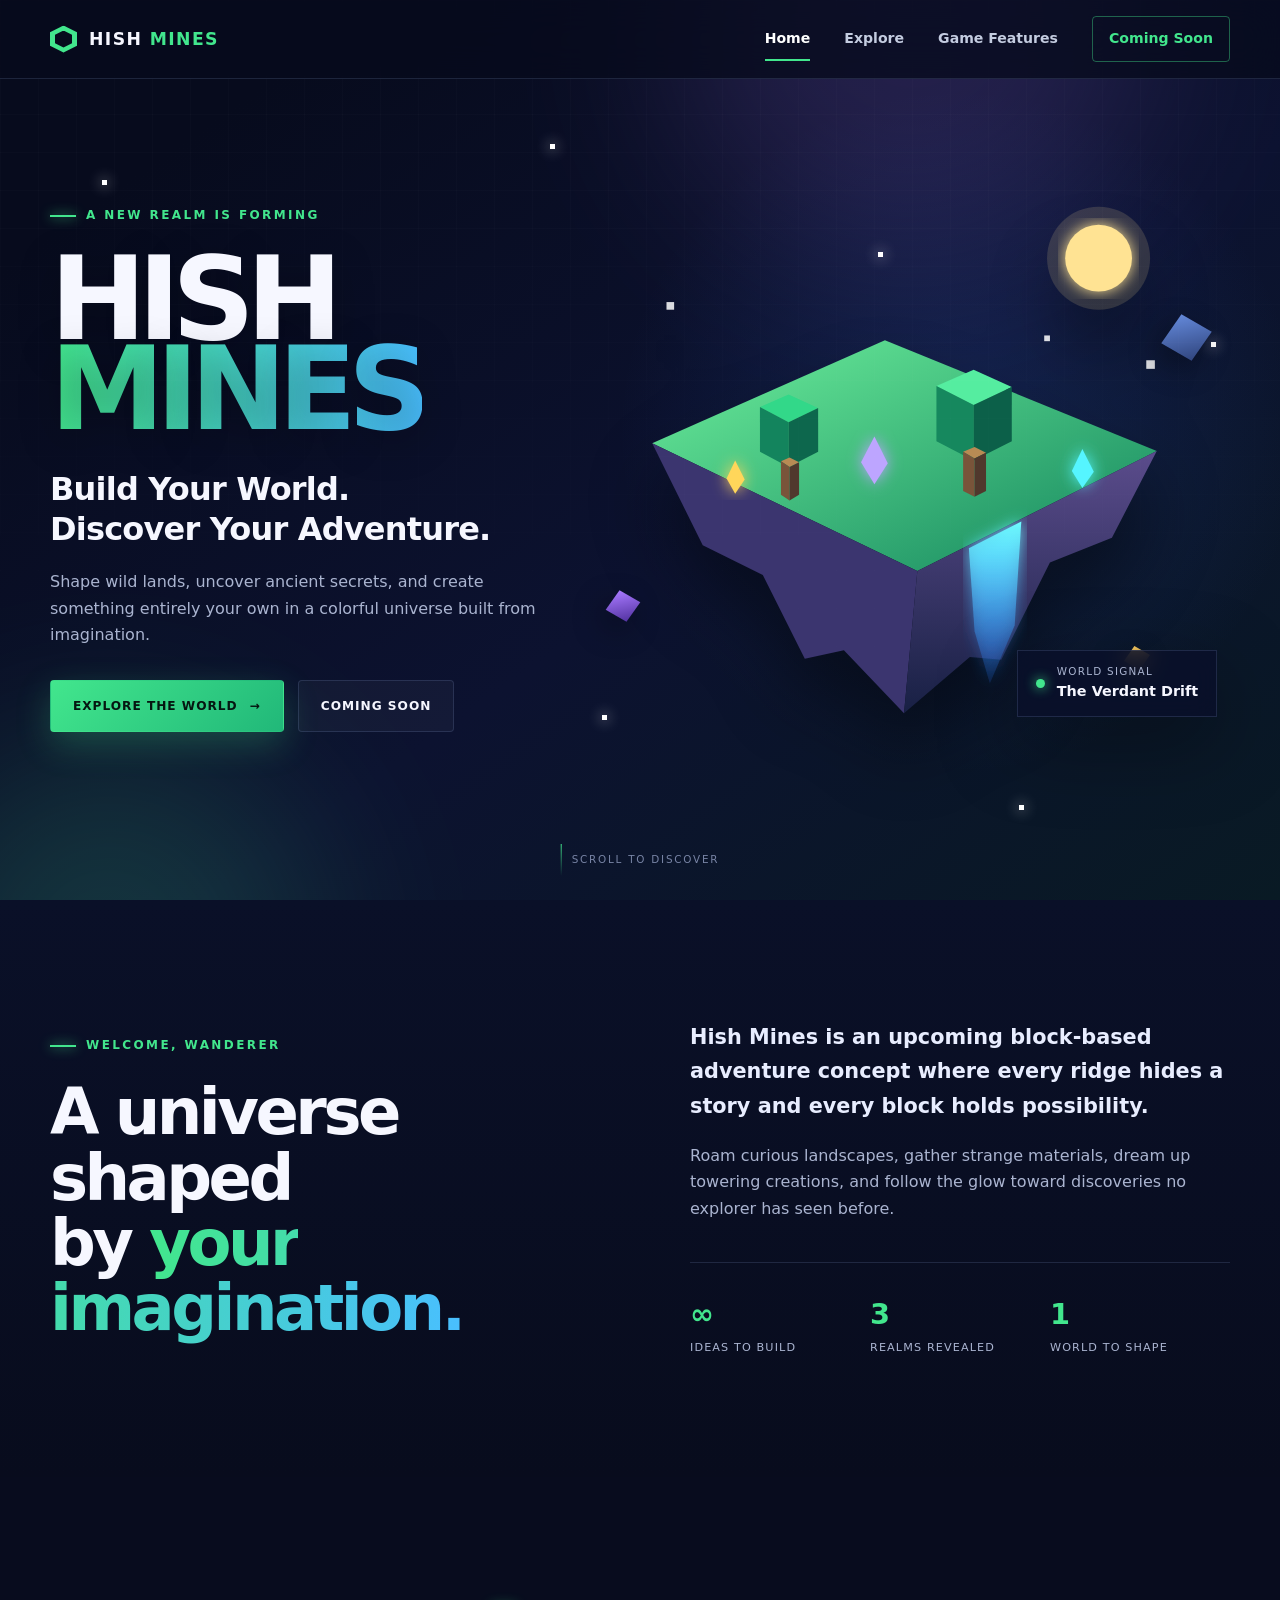
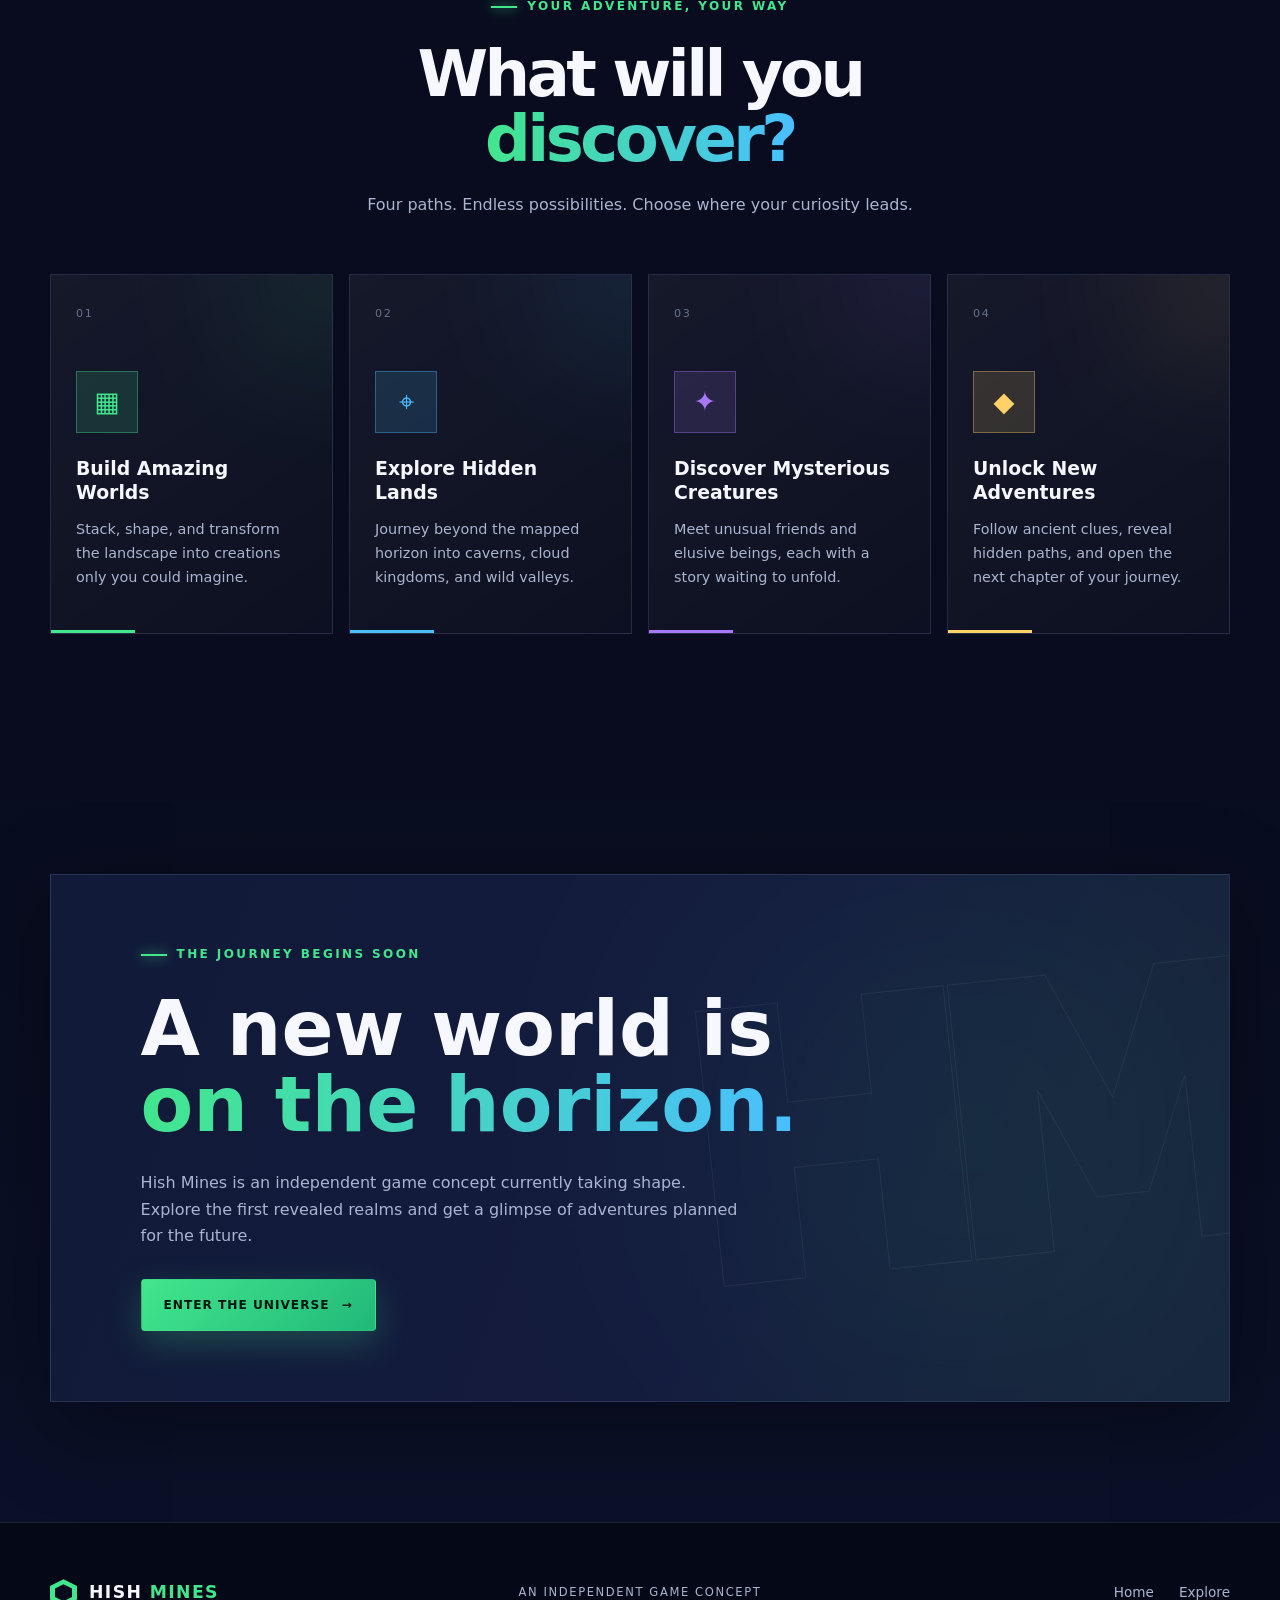
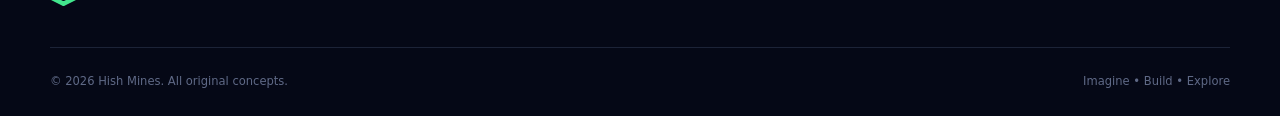
<file: index.html>
<!doctype html>
<html lang="en">
<head>
  <meta charset="utf-8">
  <meta name="viewport" content="width=device-width, initial-scale=1">
  <meta name="description" content="Hish Mines is an original voxel-inspired adventure world about building, exploring, and discovering the unknown.">
  <title>Hish Mines — Build Your World</title>
  <link rel="stylesheet" href="style.css">
  <script src="script.js" defer></script>
</head>
<body>
  <a class="skip-link" href="#main">Skip to content</a>
  <header class="site-header">
    <nav class="nav shell" aria-label="Main navigation">
      <a class="brand" href="index.html" aria-label="Hish Mines home"><span class="brand-cube" aria-hidden="true"></span><span>HISH <b>MINES</b></span></a>
      <button class="menu-toggle" type="button" aria-expanded="false" aria-controls="nav-links"><span></span><span></span><span></span><span class="sr-only">Open menu</span></button>
      <div class="nav-links" id="nav-links">
        <a class="active" href="index.html">Home</a>
        <a href="explore.html">Explore</a>
        <a href="#features">Game Features</a>
        <a class="nav-cta" href="#coming-soon">Coming Soon</a>
      </div>
    </nav>
  </header>

  <main id="main">
    <section class="hero" aria-labelledby="hero-title">
      <div class="aurora aurora-one"></div><div class="aurora aurora-two"></div>
      <div class="pixel-stars" aria-hidden="true"><i></i><i></i><i></i><i></i><i></i><i></i></div>
      <div class="shell hero-grid">
        <div class="hero-copy reveal">
          <p class="kicker"><span></span> A new realm is forming</p>
          <h1 id="hero-title">HISH<br><em>MINES</em></h1>
          <p class="hero-tagline">Build Your World.<br>Discover Your Adventure.</p>
          <p class="hero-intro">Shape wild lands, uncover ancient secrets, and create something entirely your own in a colorful universe built from imagination.</p>
          <div class="hero-actions">
            <a class="button button-primary" href="explore.html">Explore the World <span aria-hidden="true">→</span></a>
            <a class="button button-ghost" href="#coming-soon">Coming Soon</a>
          </div>
        </div>

        <div class="hero-art reveal" aria-label="Original block-style fantasy island floating in a starry sky">
          <svg class="world-svg" viewBox="0 0 680 650" role="img" aria-labelledby="world-title world-desc">
            <title id="world-title">The floating wilds of Hish Mines</title>
            <desc id="world-desc">A glowing floating island with blocky trees, waterfalls, crystals, and a distant moon.</desc>
            <defs>
              <linearGradient id="islandTop" x1="0" y1="0" x2="1" y2="1"><stop stop-color="#6df09c"/><stop offset="1" stop-color="#13845d"/></linearGradient>
              <linearGradient id="islandSide" x1="0" y1="0" x2="0" y2="1"><stop stop-color="#5b4c8c"/><stop offset="1" stop-color="#182044"/></linearGradient>
              <linearGradient id="water" x1="0" y1="0" x2="0" y2="1"><stop stop-color="#6dfcff"/><stop offset="1" stop-color="#2474ff" stop-opacity=".15"/></linearGradient>
              <filter id="glow"><feGaussianBlur stdDeviation="8" result="b"/><feMerge><feMergeNode in="b"/><feMergeNode in="SourceGraphic"/></feMerge></filter>
            </defs>
            <circle cx="540" cy="104" r="54" fill="#ffe393" opacity=".15"/><circle cx="540" cy="104" r="35" fill="#ffe393" filter="url(#glow)"/>
            <path d="M72 298 316 190 601 306 350 432Z" fill="url(#islandTop)"/>
            <path d="M72 298 350 432 336 581 273 515 232 524 188 436 125 405Z" fill="#3b356f"/>
            <path d="M601 306 350 432 336 581 405 522 438 525 489 423 554 397Z" fill="url(#islandSide)"/>
            <path d="M404 408 459 380 452 489 426 550 410 495Z" fill="url(#water)" filter="url(#glow)"/>
            <g class="tree"><path d="m185 260 30-13 31 14-31 15Z" fill="#32d889"/><path d="m185 260 30 16v47l-30-16Z" fill="#13845d"/><path d="m246 261-31 15v47l31-16Z" fill="#0d674d"/><path d="m207 317 9-4 10 5-10 5Z" fill="#b88b54"/><path d="m207 317 9 6v35l-9-6Z" fill="#79543a"/><path d="m226 318-10 5v35l10-6Z" fill="#50382d"/></g>
            <g class="tree tree-two"><path d="m370 238 39-17 40 18-40 19Z" fill="#55eda0"/><path d="m370 238 39 20v58l-39-20Z" fill="#16885e"/><path d="m449 239-40 19v58l40-20Z" fill="#0c6049"/><path d="m398 307 12-5 12 6-12 6Z" fill="#b88b54"/><path d="m398 307 12 7v40l-12-6Z" fill="#79543a"/><path d="m422 308-12 6v40l12-6Z" fill="#50382d"/></g>
            <g filter="url(#glow)"><path d="m291 318 14-27 14 28-14 22Z" fill="#bda5ff"/><path d="m512 327 11-23 12 24-12 17Z" fill="#55f5ff"/><path d="m150 335 9-19 10 20-10 15Z" fill="#ffd65a"/></g>
            <g fill="#fff" opacity=".85"><rect x="87" y="150" width="8" height="8"/><rect x="483" y="185" width="6" height="6"/><rect x="590" y="211" width="9" height="9"/></g>
          </svg>
          <div class="floating-cube cube-a"><span></span></div><div class="floating-cube cube-b"><span></span></div><div class="floating-cube cube-c"><span></span></div>
          <div class="art-label"><span class="status-dot"></span><div><small>World signal</small><strong>The Verdant Drift</strong></div></div>
        </div>
      </div>
      <a class="scroll-cue" href="#welcome" aria-label="Scroll to welcome section"><span></span>Scroll to discover</a>
    </section>

    <section class="welcome section" id="welcome">
      <div class="shell split-layout">
        <div class="section-heading reveal"><p class="kicker"><span></span> Welcome, wanderer</p><h2>A universe shaped<br>by <em>your imagination.</em></h2></div>
        <div class="welcome-copy reveal"><p class="lead">Hish Mines is an upcoming block-based adventure concept where every ridge hides a story and every block holds possibility.</p><p>Roam curious landscapes, gather strange materials, dream up towering creations, and follow the glow toward discoveries no explorer has seen before.</p><div class="mini-stats"><div><strong>∞</strong><span>Ideas to build</span></div><div><strong>3</strong><span>Realms revealed</span></div><div><strong>1</strong><span>World to shape</span></div></div></div>
      </div>
    </section>

    <section class="features section" id="features">
      <div class="shell">
        <div class="section-heading centered reveal"><p class="kicker"><span></span> Your adventure, your way</p><h2>What will you <em>discover?</em></h2><p>Four paths. Endless possibilities. Choose where your curiosity leads.</p></div>
        <div class="feature-grid">
          <article class="feature-card green reveal"><div class="feature-number">01</div><div class="feature-icon" aria-hidden="true">▦</div><h3>Build Amazing Worlds</h3><p>Stack, shape, and transform the landscape into creations only you could imagine.</p><span class="card-line"></span></article>
          <article class="feature-card blue reveal"><div class="feature-number">02</div><div class="feature-icon" aria-hidden="true">⌖</div><h3>Explore Hidden Lands</h3><p>Journey beyond the mapped horizon into caverns, cloud kingdoms, and wild valleys.</p><span class="card-line"></span></article>
          <article class="feature-card purple reveal"><div class="feature-number">03</div><div class="feature-icon" aria-hidden="true">✦</div><h3>Discover Mysterious Creatures</h3><p>Meet unusual friends and elusive beings, each with a story waiting to unfold.</p><span class="card-line"></span></article>
          <article class="feature-card gold reveal"><div class="feature-number">04</div><div class="feature-icon" aria-hidden="true">◆</div><h3>Unlock New Adventures</h3><p>Follow ancient clues, reveal hidden paths, and open the next chapter of your journey.</p><span class="card-line"></span></article>
        </div>
      </div>
    </section>

    <section class="coming section" id="coming-soon">
      <div class="shell coming-card reveal">
        <div class="coming-glow"></div><div class="coming-mark" aria-hidden="true">HM</div>
        <div class="coming-copy"><p class="kicker"><span></span> The journey begins soon</p><h2>A new world is<br><em>on the horizon.</em></h2><p>Hish Mines is an independent game concept currently taking shape. Explore the first revealed realms and get a glimpse of adventures planned for the future.</p><a class="button button-primary" href="explore.html">Enter the Universe <span aria-hidden="true">→</span></a></div>
      </div>
    </section>
  </main>

  <footer class="site-footer">
    <div class="shell footer-grid"><a class="brand" href="index.html"><span class="brand-cube" aria-hidden="true"></span><span>HISH <b>MINES</b></span></a><p>An Independent Game Concept</p><nav aria-label="Footer navigation"><a href="index.html">Home</a><a href="explore.html">Explore</a></nav></div>
    <div class="shell footer-bottom"><p>© 2026 Hish Mines. All original concepts.</p><p>Imagine • Build • Explore</p></div>
  </footer>
</body>
</html>
</file>
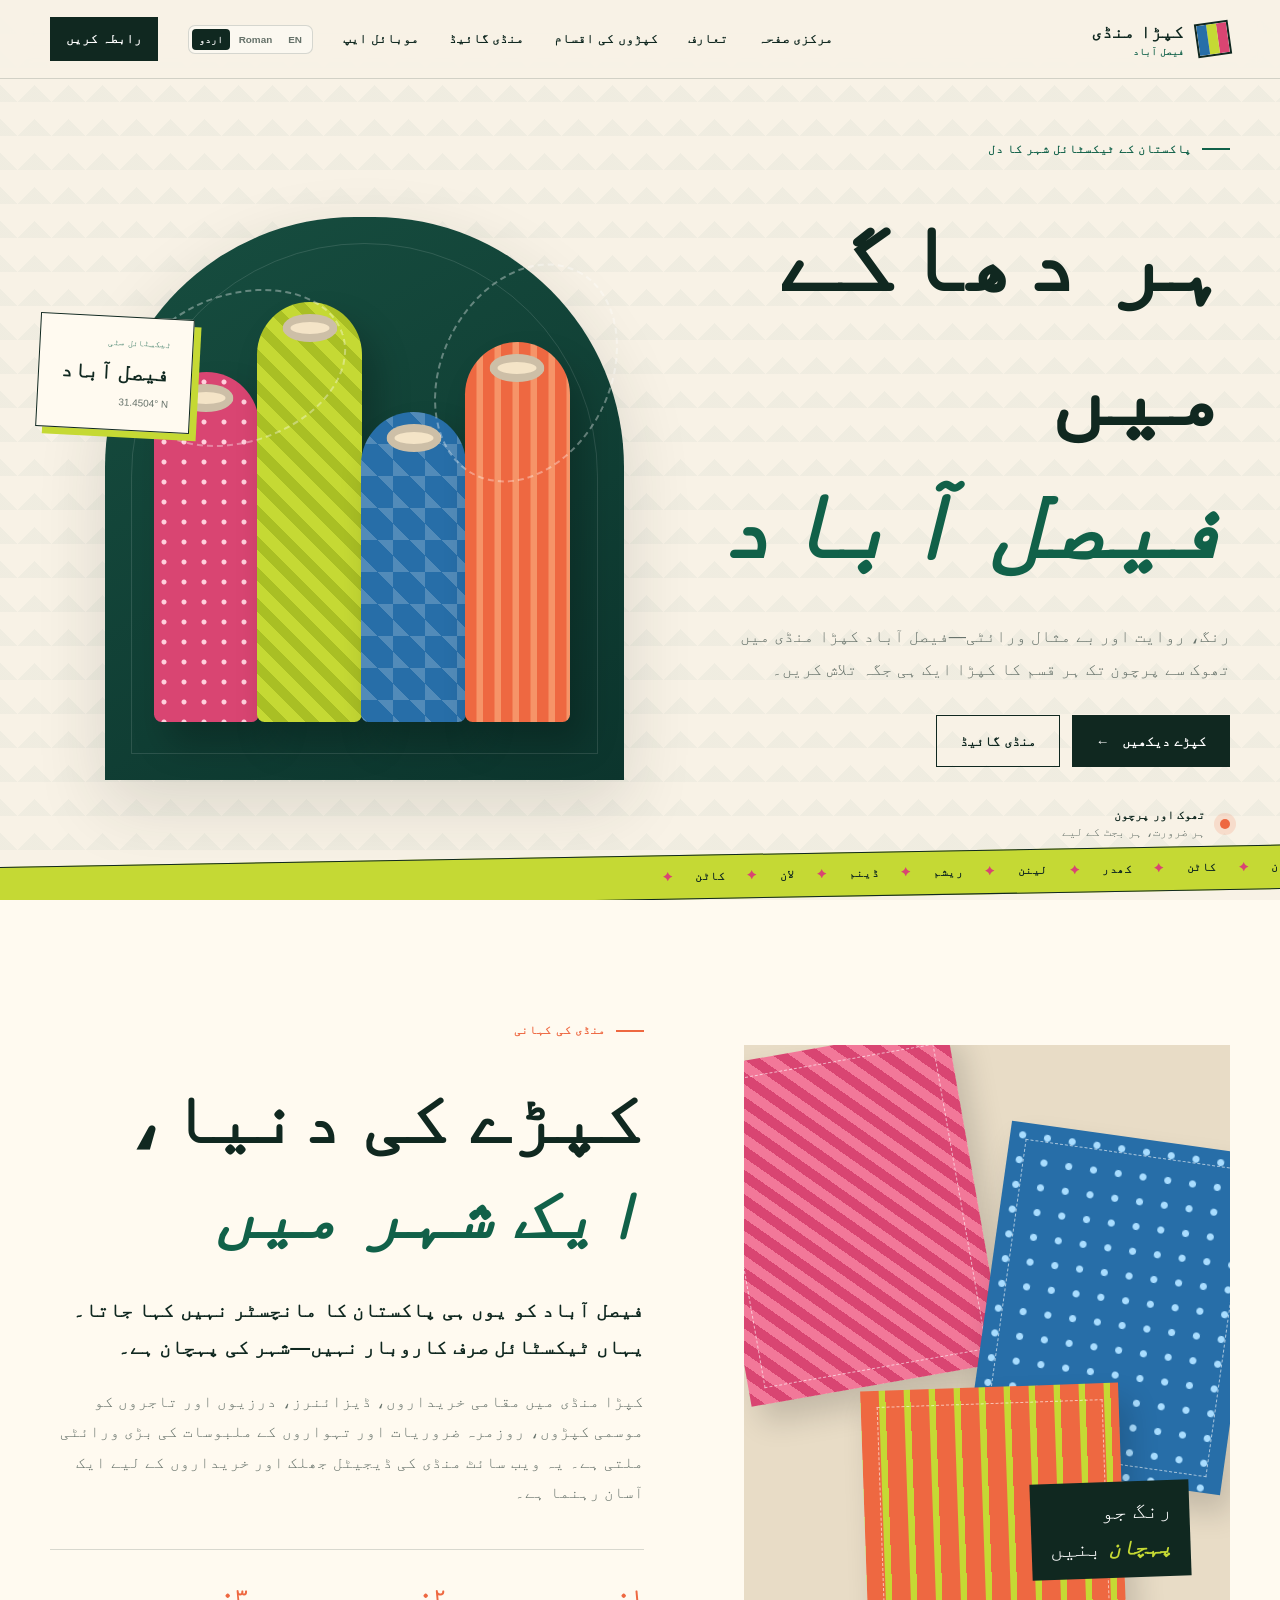
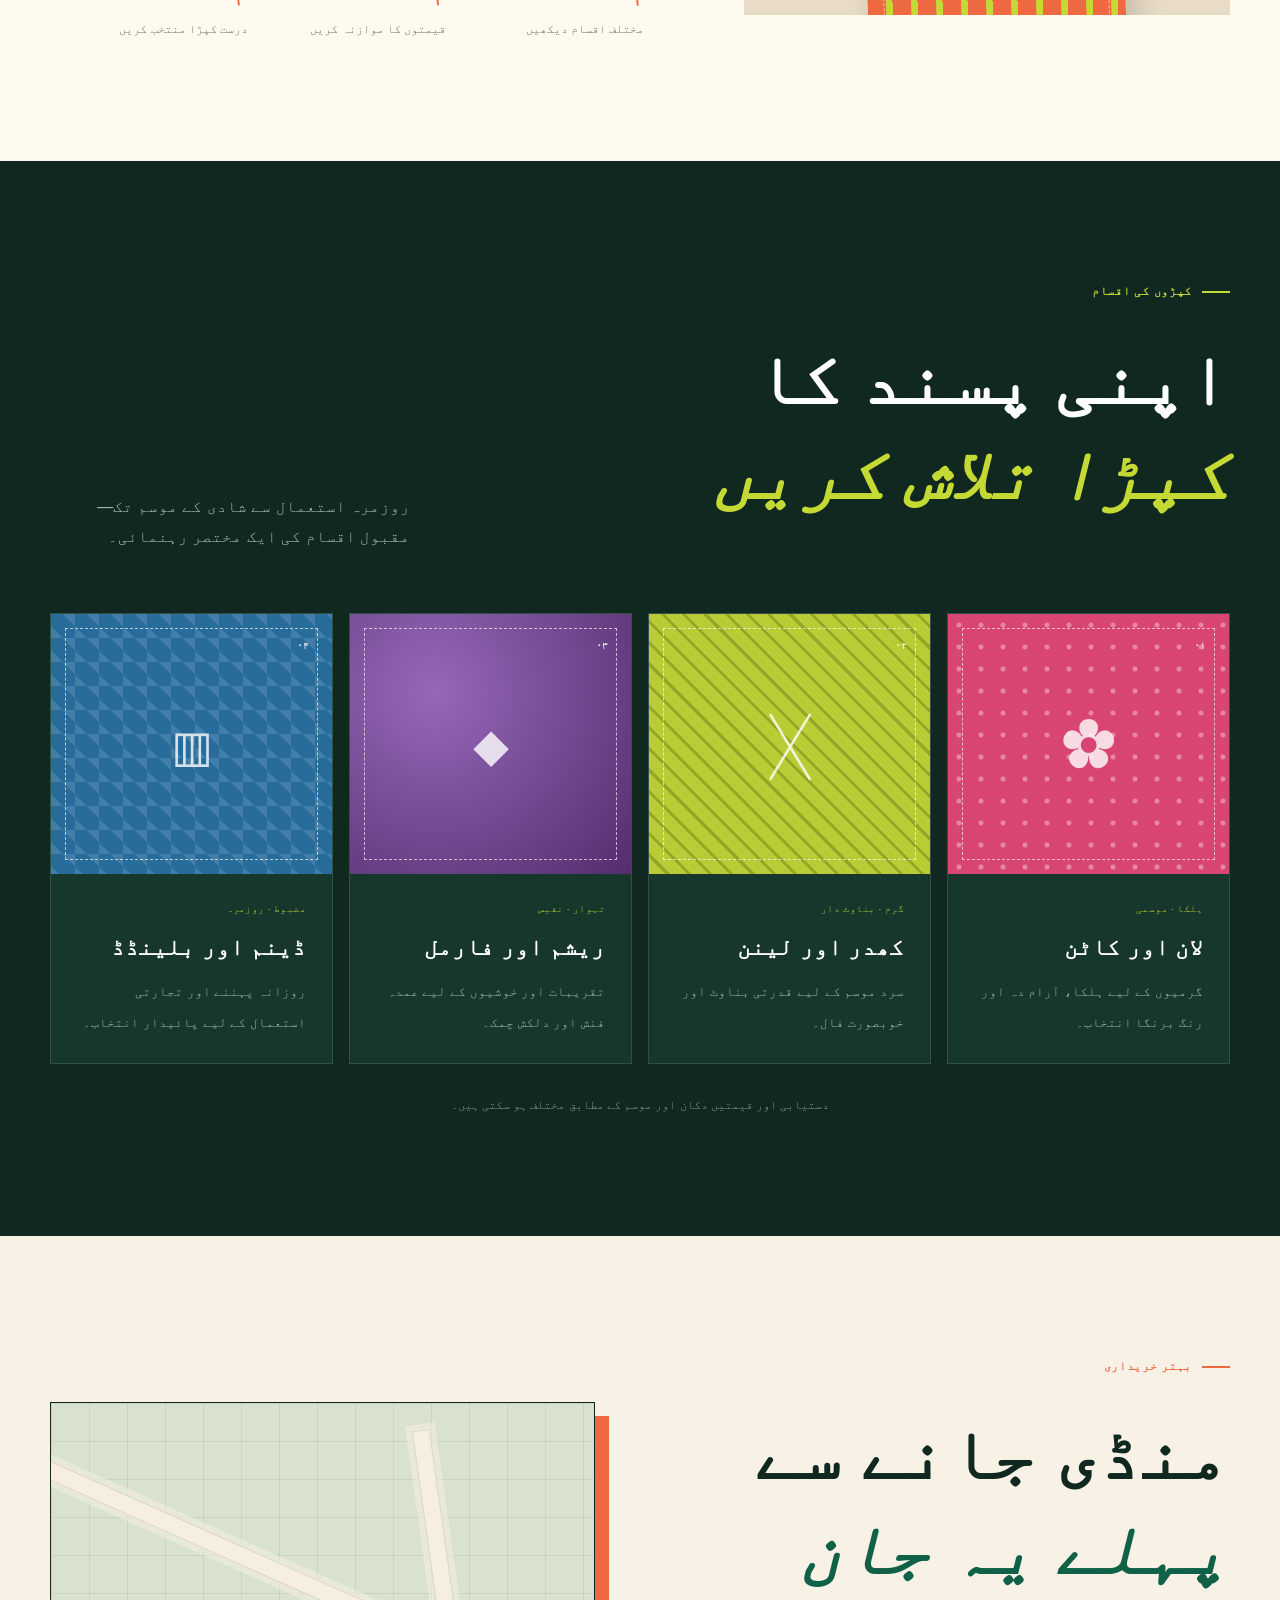
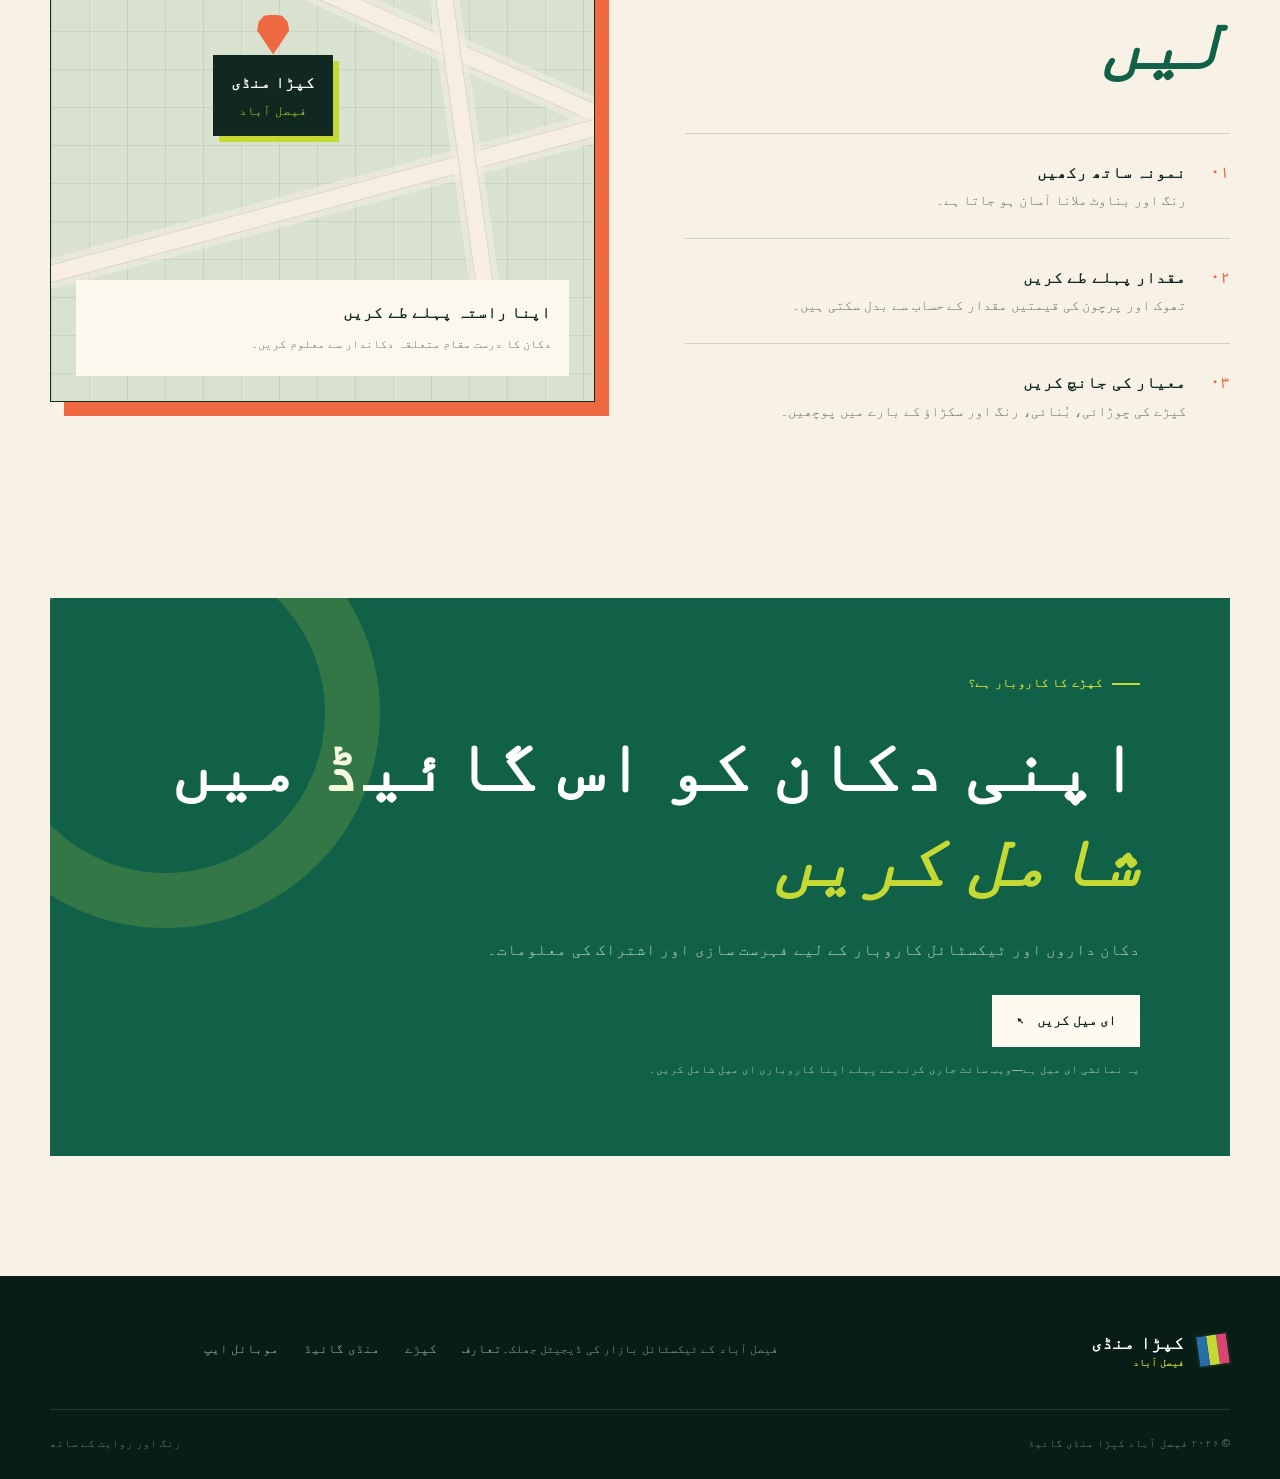
<file: project 2/index.html>
<!doctype html>
<html lang="ur" dir="rtl">
<head>
  <meta charset="utf-8">
  <meta name="viewport" content="width=device-width, initial-scale=1">
  <meta name="description" content="فیصل آباد کپڑا منڈی — کپڑوں کی اقسام، تھوک و پرچون اور پاکستان کے مانچسٹر کی ٹیکسٹائل روایت۔">
  <title>فیصل آباد کپڑا منڈی | شہرِ کپڑا</title>
  <link rel="stylesheet" href="style.css">
  <script src="language.js" defer></script>
  <script src="script.js" defer></script>
</head>
<body>
  <a class="skip-link" href="#main">مرکزی مواد پر جائیں</a>
  <header class="site-header">
    <nav class="nav container" aria-label="مرکزی فہرست">
      <a class="logo" href="#home" aria-label="فیصل آباد کپڑا منڈی کا مرکزی صفحہ">
        <span class="logo-mark" aria-hidden="true"><i></i><i></i><i></i></span>
        <span><strong>کپڑا منڈی</strong><small>فیصل آباد</small></span>
      </a>
      <button class="menu-button" type="button" aria-expanded="false" aria-controls="menu"><span></span><span></span><span></span><b class="sr-only">فہرست کھولیں</b></button>
      <div class="nav-links" id="menu">
        <a href="#home">مرکزی صفحہ</a><a href="#about">تعارف</a><a href="#fabrics">کپڑوں کی اقسام</a><a href="#visit">منڈی گائیڈ</a><a href="app.html">موبائل ایپ</a>
        <div class="language-switcher" aria-label="زبان منتخب کریں"><button class="active" type="button" data-lang="ur">اردو</button><button type="button" data-lang="roman">Roman</button><button type="button" data-lang="en">EN</button></div>
        <a class="nav-cta" href="#contact">رابطہ کریں</a>
      </div>
    </nav>
  </header>

  <main id="main">
    <section class="hero" id="home">
      <div class="hero-pattern" aria-hidden="true"></div>
      <div class="container hero-grid">
        <div class="hero-copy reveal">
          <p class="eyebrow">پاکستان کے ٹیکسٹائل شہر کا دل</p>
          <h1>ہر دھاگے میں<br><em>فیصل آباد</em></h1>
          <p class="hero-text">رنگ، روایت اور بے مثال ورائٹی—فیصل آباد کپڑا منڈی میں تھوک سے پرچون تک ہر قسم کا کپڑا ایک ہی جگہ تلاش کریں۔</p>
          <div class="hero-actions"><a class="button primary" href="#fabrics">کپڑے دیکھیں <span>←</span></a><a class="button secondary" href="#visit">منڈی گائیڈ</a></div>
          <div class="hero-note"><span></span><p><b>تھوک اور پرچون</b><br>ہر ضرورت، ہر بجٹ کے لیے</p></div>
        </div>
        <div class="fabric-stage reveal" aria-label="رنگ برنگے کپڑوں کے تھانوں کی تصویر">
          <div class="arch"></div>
          <div class="roll roll-one"><i></i></div><div class="roll roll-two"><i></i></div><div class="roll roll-three"><i></i></div><div class="roll roll-four"><i></i></div>
          <div class="thread thread-one"></div><div class="thread thread-two"></div>
          <div class="stage-card"><small>ٹیکسٹائل سٹی</small><strong>فیصل آباد</strong><span dir="ltr">31.4504° N</span></div>
        </div>
      </div>
      <div class="marquee" aria-hidden="true"><div>لان <span>✦</span> کاٹن <span>✦</span> کھدر <span>✦</span> لینن <span>✦</span> ریشم <span>✦</span> ڈینم <span>✦</span> لان <span>✦</span> کاٹن <span>✦</span></div></div>
    </section>

    <section class="about section" id="about">
      <div class="container about-grid">
        <div class="about-art reveal"><div class="swatch swatch-a"><span></span></div><div class="swatch swatch-b"><span></span></div><div class="swatch swatch-c"><span></span></div><p>رنگ جو<br><b>پہچان</b> بنیں</p></div>
        <div class="section-copy reveal"><p class="eyebrow dark">منڈی کی کہانی</p><h2>کپڑے کی دنیا،<br><em>ایک شہر میں</em></h2><p class="lead">فیصل آباد کو یوں ہی پاکستان کا مانچسٹر نہیں کہا جاتا۔ یہاں ٹیکسٹائل صرف کاروبار نہیں—شہر کی پہچان ہے۔</p><p>کپڑا منڈی میں مقامی خریداروں، ڈیزائنرز، درزیوں اور تاجروں کو موسمی کپڑوں، روزمرہ ضروریات اور تہواروں کے ملبوسات کی بڑی ورائٹی ملتی ہے۔ یہ ویب سائٹ منڈی کی ڈیجیٹل جھلک اور خریداروں کے لیے ایک آسان رہنما ہے۔</p><div class="facts"><div><strong>۰۱</strong><span>مختلف اقسام دیکھیں</span></div><div><strong>۰۲</strong><span>قیمتوں کا موازنہ کریں</span></div><div><strong>۰۳</strong><span>درست کپڑا منتخب کریں</span></div></div></div>
      </div>
    </section>

    <section class="fabrics section" id="fabrics">
      <div class="container">
        <div class="section-heading reveal"><div><p class="eyebrow">کپڑوں کی اقسام</p><h2>اپنی پسند کا<br><em>کپڑا تلاش کریں</em></h2></div><p>روزمرہ استعمال سے شادی کے موسم تک—مقبول اقسام کی ایک مختصر رہنمائی۔</p></div>
        <div class="fabric-grid">
          <article class="fabric-card lawn reveal"><div class="fabric-visual"><span class="motif">✿</span><b>۰۱</b></div><div class="fabric-info"><p>ہلکا · موسمی</p><h3>لان اور کاٹن</h3><span>گرمیوں کے لیے ہلکا، آرام دہ اور رنگ برنگا انتخاب۔</span></div></article>
          <article class="fabric-card khaddar reveal"><div class="fabric-visual"><span class="motif">╳</span><b>۰۲</b></div><div class="fabric-info"><p>گرم · بناوٹ دار</p><h3>کھدر اور لینن</h3><span>سرد موسم کے لیے قدرتی بناوٹ اور خوبصورت فال۔</span></div></article>
          <article class="fabric-card formal reveal"><div class="fabric-visual"><span class="motif">◆</span><b>۰۳</b></div><div class="fabric-info"><p>تہوار · نفیس</p><h3>ریشم اور فارمل</h3><span>تقریبات اور خوشیوں کے لیے عمدہ فنش اور دلکش چمک۔</span></div></article>
          <article class="fabric-card denim reveal"><div class="fabric-visual"><span class="motif">▥</span><b>۰۴</b></div><div class="fabric-info"><p>مضبوط · روزمرہ</p><h3>ڈینم اور بلینڈڈ</h3><span>روزانہ پہننے اور تجارتی استعمال کے لیے پائیدار انتخاب۔</span></div></article>
        </div>
        <p class="disclaimer reveal">دستیابی اور قیمتیں دکان اور موسم کے مطابق مختلف ہو سکتی ہیں۔</p>
      </div>
    </section>

    <section class="visit section" id="visit">
      <div class="container visit-grid">
        <div class="visit-copy reveal"><p class="eyebrow dark">بہتر خریداری</p><h2>منڈی جانے سے<br><em>پہلے یہ جان لیں</em></h2><div class="tips"><article><span>۰۱</span><div><h3>نمونہ ساتھ رکھیں</h3><p>رنگ اور بناوٹ ملانا آسان ہو جاتا ہے۔</p></div></article><article><span>۰۲</span><div><h3>مقدار پہلے طے کریں</h3><p>تھوک اور پرچون کی قیمتیں مقدار کے حساب سے بدل سکتی ہیں۔</p></div></article><article><span>۰۳</span><div><h3>معیار کی جانچ کریں</h3><p>کپڑے کی چوڑائی، بُنائی، رنگ اور سکڑاؤ کے بارے میں پوچھیں۔</p></div></article></div></div>
        <div class="map-card reveal"><div class="map-grid"></div><span class="map-road r-one"></span><span class="map-road r-two"></span><span class="map-road r-three"></span><div class="map-pin"><i></i><b>کپڑا منڈی</b><small>فیصل آباد</small></div><div class="map-caption"><p>اپنا راستہ پہلے طے کریں</p><span>دکان کا درست مقام متعلقہ دکاندار سے معلوم کریں۔</span></div></div>
      </div>
    </section>

    <section class="contact section" id="contact">
      <div class="container contact-box reveal"><div><p class="eyebrow">کپڑے کا کاروبار ہے؟</p><h2>اپنی دکان کو اس گائیڈ میں<br><em>شامل کریں</em></h2><p>دکان داروں اور ٹیکسٹائل کاروبار کے لیے فہرست سازی اور اشتراک کی معلومات۔</p></div><a class="button light" href="mailto:info@example.com">ای میل کریں <span>↖</span></a><p class="placeholder-note">یہ نمائشی ای میل ہے—ویب سائٹ جاری کرنے سے پہلے اپنا کاروباری ای میل شامل کریں۔</p></div>
    </section>
  </main>

  <footer><div class="container footer-main"><a class="logo" href="#home"><span class="logo-mark" aria-hidden="true"><i></i><i></i><i></i></span><span><strong>کپڑا منڈی</strong><small>فیصل آباد</small></span></a><p>فیصل آباد کے ٹیکسٹائل بازار کی ڈیجیٹل جھلک۔</p><nav aria-label="زیریں فہرست"><a href="#about">تعارف</a><a href="#fabrics">کپڑے</a><a href="#visit">منڈی گائیڈ</a><a href="app.html">موبائل ایپ</a></nav></div><div class="container footer-bottom"><p>© ۲۰۲۶ فیصل آباد کپڑا منڈی گائیڈ</p><p>رنگ اور روایت کے ساتھ</p></div></footer>
</body>
</html>
</file>
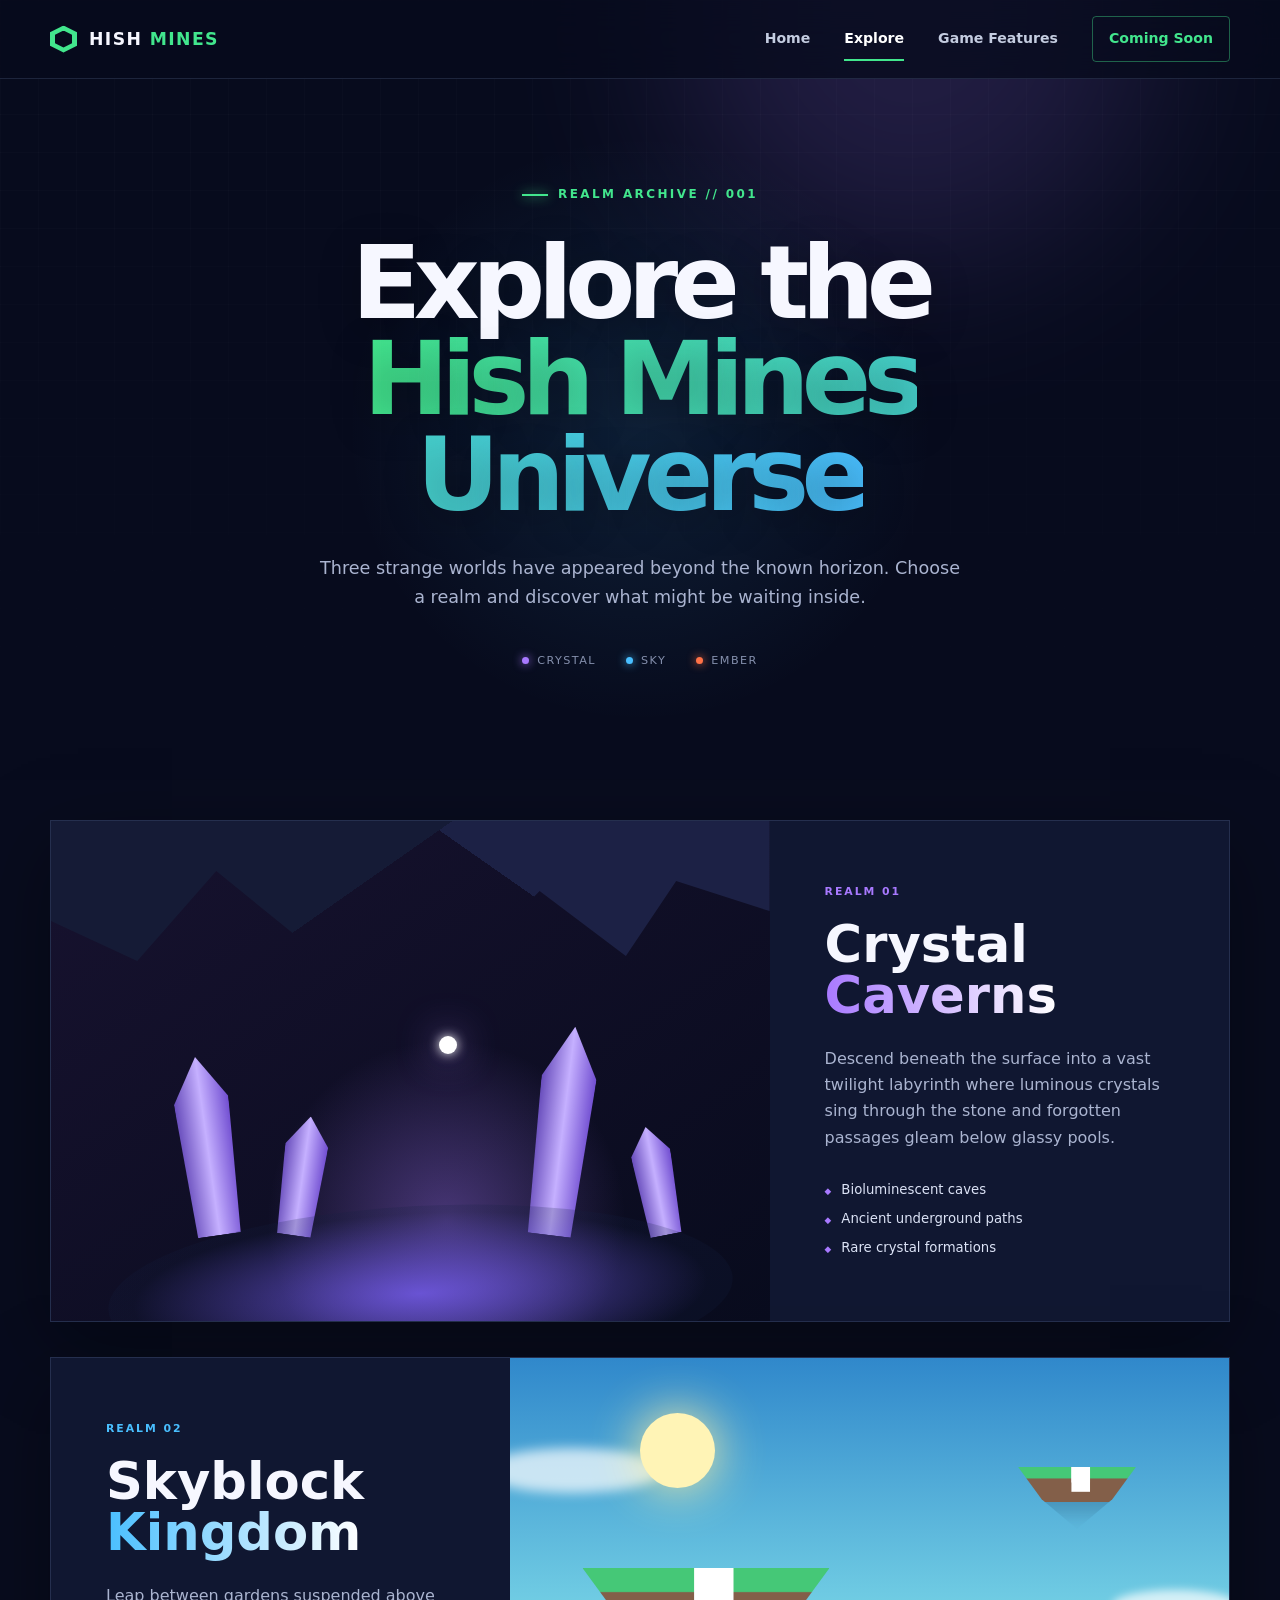
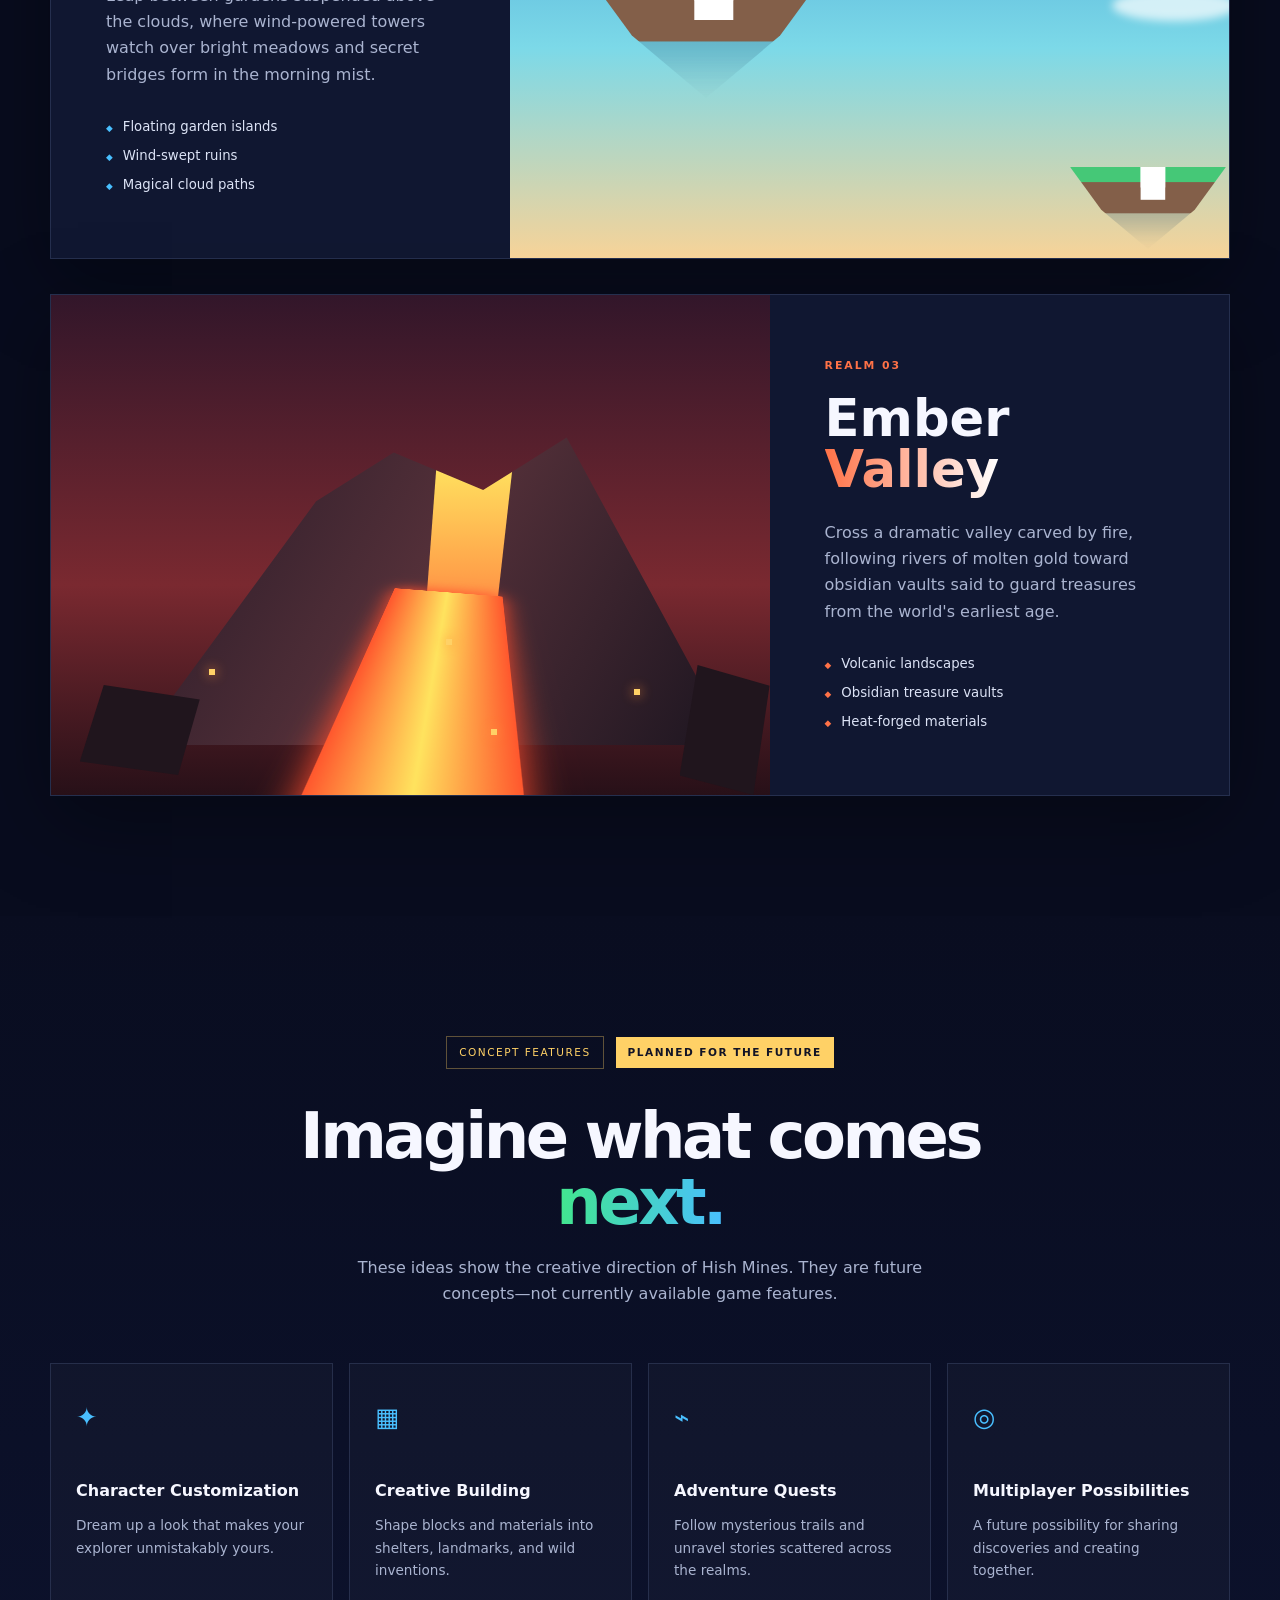
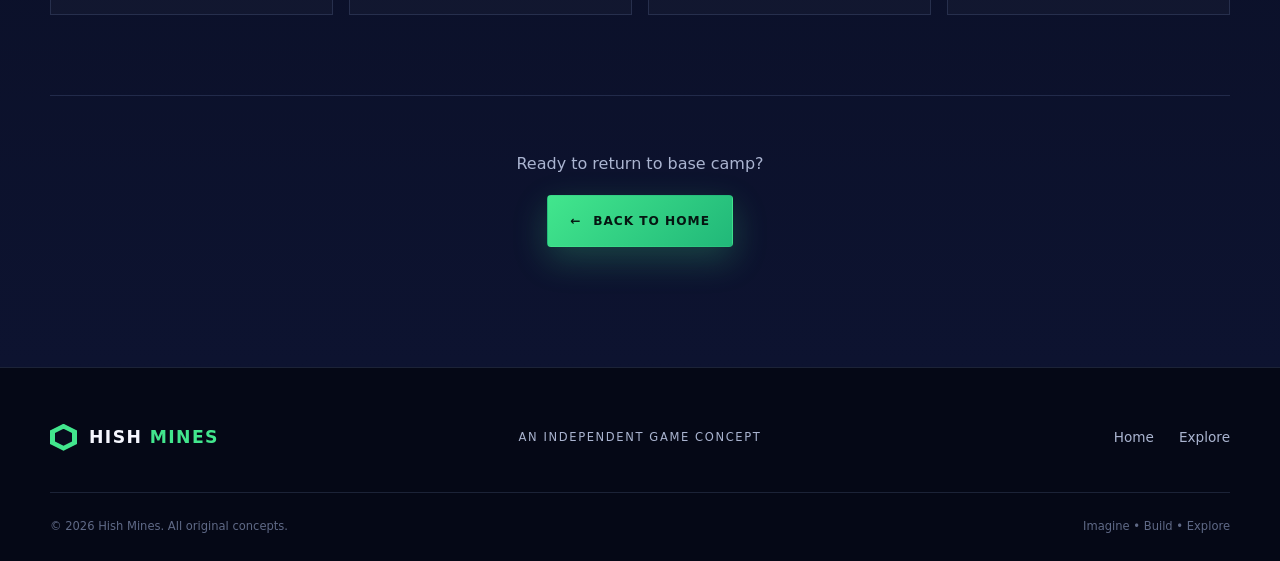
<file: explore.html>
<!doctype html>
<html lang="en">
<head>
  <meta charset="utf-8"><meta name="viewport" content="width=device-width, initial-scale=1">
  <meta name="description" content="Explore the original fantasy realms and future concept features of Hish Mines.">
  <title>Explore the Universe — Hish Mines</title>
  <link rel="stylesheet" href="style.css"><script src="script.js" defer></script>
</head>
<body class="explore-page">
  <a class="skip-link" href="#main">Skip to content</a>
  <header class="site-header"><nav class="nav shell" aria-label="Main navigation"><a class="brand" href="index.html"><span class="brand-cube" aria-hidden="true"></span><span>HISH <b>MINES</b></span></a><button class="menu-toggle" type="button" aria-expanded="false" aria-controls="nav-links"><span></span><span></span><span></span><span class="sr-only">Open menu</span></button><div class="nav-links" id="nav-links"><a href="index.html">Home</a><a class="active" href="explore.html">Explore</a><a href="index.html#features">Game Features</a><a class="nav-cta" href="index.html#coming-soon">Coming Soon</a></div></nav></header>
  <main id="main">
    <section class="explore-hero"><div class="aurora aurora-one"></div><div class="shell reveal"><p class="kicker"><span></span> Realm archive // 001</p><h1>Explore the<br><em>Hish Mines Universe</em></h1><p>Three strange worlds have appeared beyond the known horizon. Choose a realm and discover what might be waiting inside.</p><div class="realm-key"><span><i class="key-crystal"></i>Crystal</span><span><i class="key-sky"></i>Sky</span><span><i class="key-ember"></i>Ember</span></div></div></section>

    <section class="realms section" aria-label="Concept environments"><div class="shell realm-stack">
      <article class="realm-card cavern reveal"><div class="realm-visual" aria-hidden="true"><div class="cave-ceiling"></div><div class="crystal c1"></div><div class="crystal c2"></div><div class="crystal c3"></div><div class="crystal c4"></div><div class="cave-pool"></div><span class="realm-orb"></span></div><div class="realm-content"><p class="realm-index">Realm 01</p><h2>Crystal <em>Caverns</em></h2><p>Descend beneath the surface into a vast twilight labyrinth where luminous crystals sing through the stone and forgotten passages gleam below glassy pools.</p><ul><li>Bioluminescent caves</li><li>Ancient underground paths</li><li>Rare crystal formations</li></ul></div></article>
      <article class="realm-card sky reverse reveal"><div class="realm-visual" aria-hidden="true"><div class="sky-cloud cloud-1"></div><div class="sky-cloud cloud-2"></div><div class="sky-island island-1"><i></i></div><div class="sky-island island-2"><i></i></div><div class="sky-island island-3"><i></i></div><div class="sky-sun"></div></div><div class="realm-content"><p class="realm-index">Realm 02</p><h2>Skyblock <em>Kingdom</em></h2><p>Leap between gardens suspended above the clouds, where wind-powered towers watch over bright meadows and secret bridges form in the morning mist.</p><ul><li>Floating garden islands</li><li>Wind-swept ruins</li><li>Magical cloud paths</li></ul></div></article>
      <article class="realm-card ember reveal"><div class="realm-visual" aria-hidden="true"><div class="volcano"><i></i></div><div class="lava-river"></div><div class="ember-rock r1"></div><div class="ember-rock r2"></div><div class="ember-sparks"><i></i><i></i><i></i><i></i></div></div><div class="realm-content"><p class="realm-index">Realm 03</p><h2>Ember <em>Valley</em></h2><p>Cross a dramatic valley carved by fire, following rivers of molten gold toward obsidian vaults said to guard treasures from the world's earliest age.</p><ul><li>Volcanic landscapes</li><li>Obsidian treasure vaults</li><li>Heat-forged materials</li></ul></div></article>
    </div></section>

    <section class="concepts section"><div class="shell"><div class="concept-label reveal"><span>Concept Features</span><strong>Planned for the Future</strong></div><div class="section-heading centered reveal"><h2>Imagine what comes <em>next.</em></h2><p>These ideas show the creative direction of Hish Mines. They are future concepts—not currently available game features.</p></div><div class="concept-grid"><article class="concept-card reveal"><span>✦</span><h3>Character Customization</h3><p>Dream up a look that makes your explorer unmistakably yours.</p></article><article class="concept-card reveal"><span>▦</span><h3>Creative Building</h3><p>Shape blocks and materials into shelters, landmarks, and wild inventions.</p></article><article class="concept-card reveal"><span>⌁</span><h3>Adventure Quests</h3><p>Follow mysterious trails and unravel stories scattered across the realms.</p></article><article class="concept-card reveal"><span>◎</span><h3>Multiplayer Possibilities</h3><p>A future possibility for sharing discoveries and creating together.</p></article></div><div class="back-home reveal"><p>Ready to return to base camp?</p><a class="button button-primary" href="index.html"><span aria-hidden="true">←</span> Back to Home</a></div></div></section>
  </main>
  <footer class="site-footer"><div class="shell footer-grid"><a class="brand" href="index.html"><span class="brand-cube" aria-hidden="true"></span><span>HISH <b>MINES</b></span></a><p>An Independent Game Concept</p><nav aria-label="Footer navigation"><a href="index.html">Home</a><a href="explore.html">Explore</a></nav></div><div class="shell footer-bottom"><p>© 2026 Hish Mines. All original concepts.</p><p>Imagine • Build • Explore</p></div></footer>
</body>
</html>
</file>
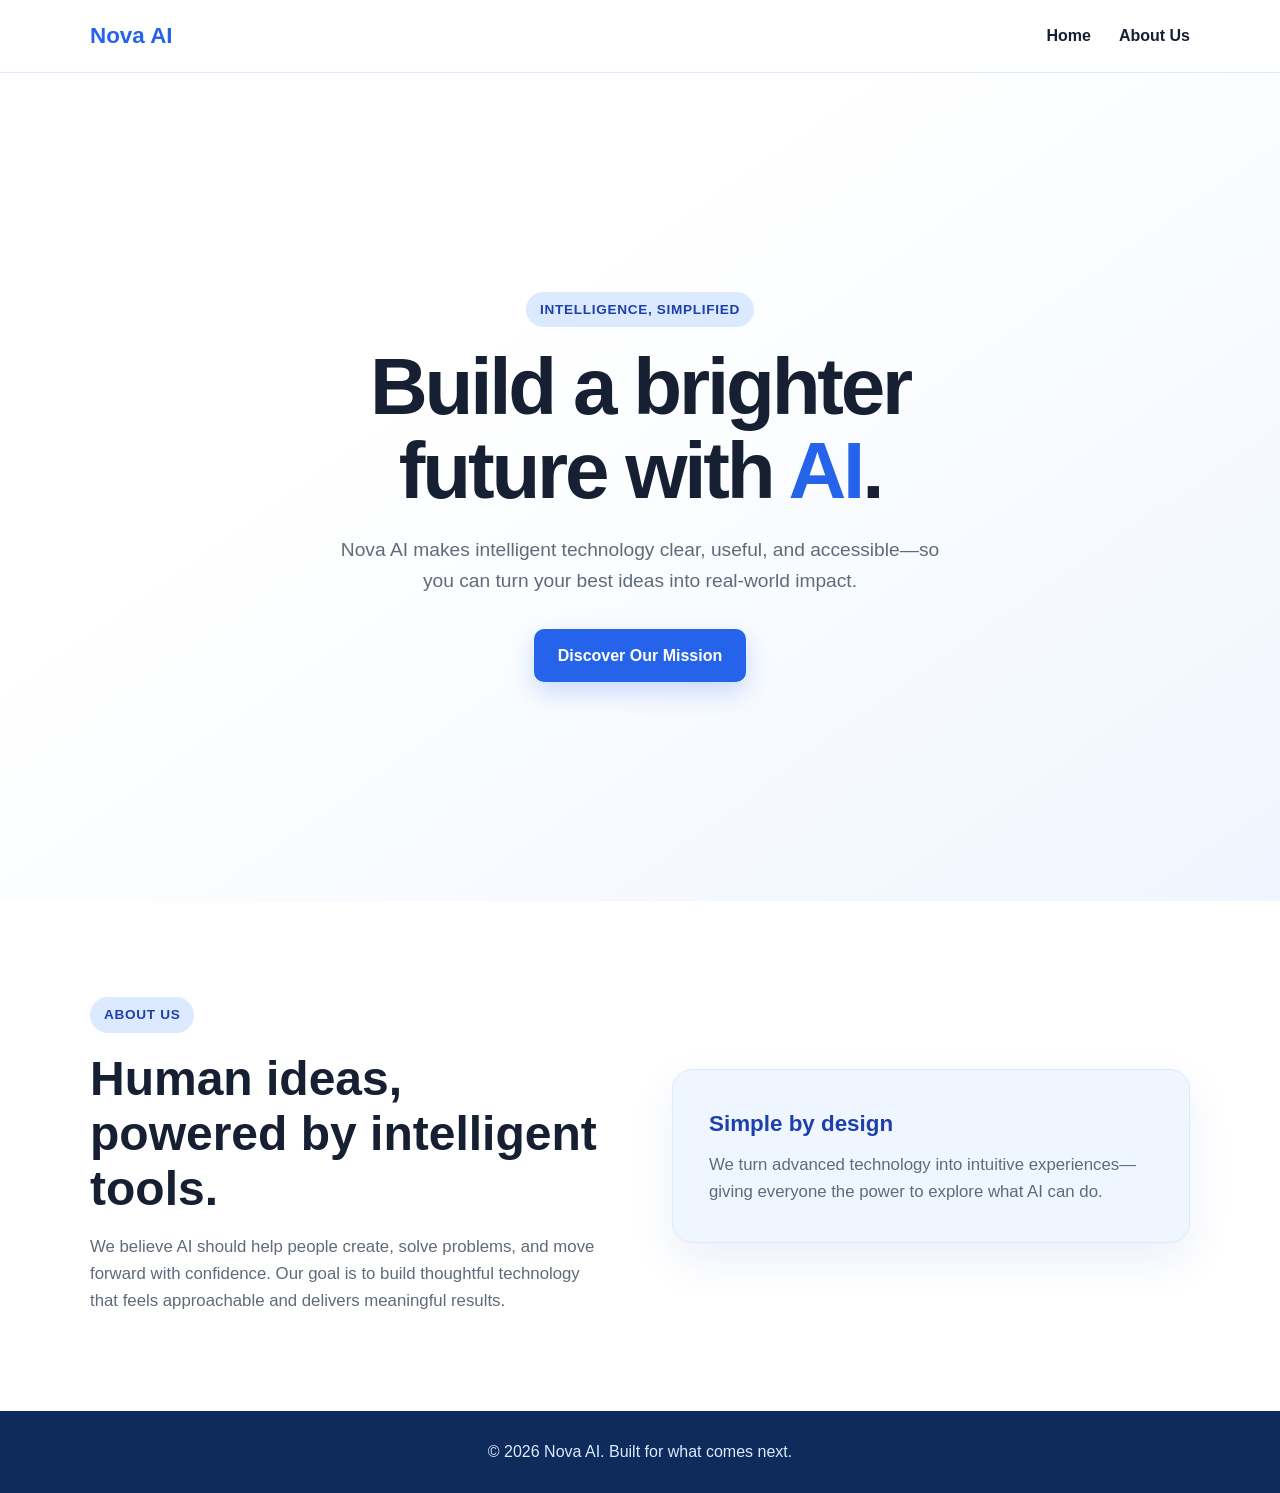
<file: index-backup.html>
<!DOCTYPE html>
<html lang="en">
<head>
  <meta charset="UTF-8">
  <meta name="viewport" content="width=device-width, initial-scale=1.0">
  <meta name="description" content="A modern AI website helping people turn ideas into possibilities.">
  <title>Nova AI</title>
  <style>
    :root {
      --blue: #2563eb;
      --blue-dark: #1e40af;
      --blue-light: #eff6ff;
      --text: #172033;
      --muted: #5f6b7a;
      --white: #ffffff;
      --border: #dbeafe;
    }

    * {
      box-sizing: border-box;
      margin: 0;
      padding: 0;
    }

    html {
      scroll-behavior: smooth;
    }

    body {
      font-family: Arial, Helvetica, sans-serif;
      color: var(--text);
      background: var(--white);
      line-height: 1.6;
    }

    .container {
      width: min(1100px, 90%);
      margin: 0 auto;
    }

    nav {
      position: sticky;
      top: 0;
      z-index: 10;
      background: rgba(255, 255, 255, 0.96);
      border-bottom: 1px solid var(--border);
    }

    .nav-content {
      min-height: 72px;
      display: flex;
      align-items: center;
      justify-content: space-between;
      gap: 24px;
    }

    .logo {
      color: var(--blue);
      font-size: 1.4rem;
      font-weight: 800;
      text-decoration: none;
    }

    .nav-links {
      display: flex;
      gap: 28px;
      list-style: none;
    }

    .nav-links a {
      color: var(--text);
      font-weight: 600;
      text-decoration: none;
    }

    .nav-links a:hover,
    .nav-links a:focus {
      color: var(--blue);
    }

    .hero {
      min-height: calc(100vh - 72px);
      display: grid;
      place-items: center;
      text-align: center;
      background: linear-gradient(145deg, var(--white) 35%, var(--blue-light));
      padding: 80px 0;
    }

    .hero-content {
      max-width: 760px;
    }

    .eyebrow {
      display: inline-block;
      margin-bottom: 18px;
      padding: 7px 14px;
      color: var(--blue-dark);
      background: #dbeafe;
      border-radius: 999px;
      font-size: 0.85rem;
      font-weight: 700;
      letter-spacing: 0.05em;
      text-transform: uppercase;
    }

    h1 {
      margin-bottom: 22px;
      font-size: clamp(2.5rem, 7vw, 5rem);
      line-height: 1.05;
      letter-spacing: -0.04em;
    }

    h1 span {
      color: var(--blue);
    }

    .hero p {
      max-width: 620px;
      margin: 0 auto 32px;
      color: var(--muted);
      font-size: clamp(1rem, 2vw, 1.2rem);
    }

    .button {
      display: inline-block;
      padding: 14px 24px;
      color: var(--white);
      background: var(--blue);
      border-radius: 10px;
      box-shadow: 0 10px 24px rgba(37, 99, 235, 0.22);
      font-weight: 700;
      text-decoration: none;
      transition: transform 0.2s, background 0.2s;
    }

    .button:hover,
    .button:focus {
      background: var(--blue-dark);
      transform: translateY(-2px);
    }

    .about {
      padding: 96px 0;
    }

    .about-grid {
      display: grid;
      grid-template-columns: 1fr 1fr;
      align-items: center;
      gap: 64px;
    }

    .about h2 {
      margin-bottom: 18px;
      font-size: clamp(2rem, 4vw, 3rem);
      line-height: 1.15;
    }

    .about p {
      color: var(--muted);
      font-size: 1.05rem;
    }

    .feature-card {
      padding: 36px;
      background: var(--blue-light);
      border: 1px solid var(--border);
      border-radius: 20px;
      box-shadow: 0 18px 45px rgba(30, 64, 175, 0.08);
    }

    .feature-card h3 {
      margin-bottom: 10px;
      color: var(--blue-dark);
      font-size: 1.4rem;
    }

    footer {
      padding: 28px 0;
      color: #dbeafe;
      background: #0f2b5b;
      text-align: center;
    }

    @media (max-width: 700px) {
      .nav-content {
        min-height: 64px;
      }

      .nav-links {
        gap: 16px;
        font-size: 0.9rem;
      }

      .hero {
        min-height: auto;
        padding: 96px 0;
      }

      .about {
        padding: 72px 0;
      }

      .about-grid {
        grid-template-columns: 1fr;
        gap: 32px;
      }

      .feature-card {
        padding: 28px;
      }
    }

    @media (max-width: 430px) {
      .nav-links li:first-child {
        display: none;
      }
    }
  </style>
</head>
<body>
  <nav aria-label="Main navigation">
    <div class="container nav-content">
      <a class="logo" href="#home">Nova AI</a>
      <ul class="nav-links">
        <li><a href="#home">Home</a></li>
        <li><a href="#about">About Us</a></li>
      </ul>
    </div>
  </nav>

  <main>
    <section class="hero" id="home">
      <div class="container hero-content">
        <span class="eyebrow">Intelligence, simplified</span>
        <h1>Build a brighter future with <span>AI</span>.</h1>
        <p>Nova AI makes intelligent technology clear, useful, and accessible—so you can turn your best ideas into real-world impact.</p>
        <a class="button" href="#about">Discover Our Mission</a>
      </div>
    </section>

    <section class="about" id="about">
      <div class="container about-grid">
        <div>
          <span class="eyebrow">About Us</span>
          <h2>Human ideas, powered by intelligent tools.</h2>
          <p>We believe AI should help people create, solve problems, and move forward with confidence. Our goal is to build thoughtful technology that feels approachable and delivers meaningful results.</p>
        </div>
        <div class="feature-card">
          <h3>Simple by design</h3>
          <p>We turn advanced technology into intuitive experiences—giving everyone the power to explore what AI can do.</p>
        </div>
      </div>
    </section>
  </main>

  <footer>
    <div class="container">
      <p>&copy; 2026 Nova AI. Built for what comes next.</p>
    </div>
  </footer>
</body>
</html>
</file>
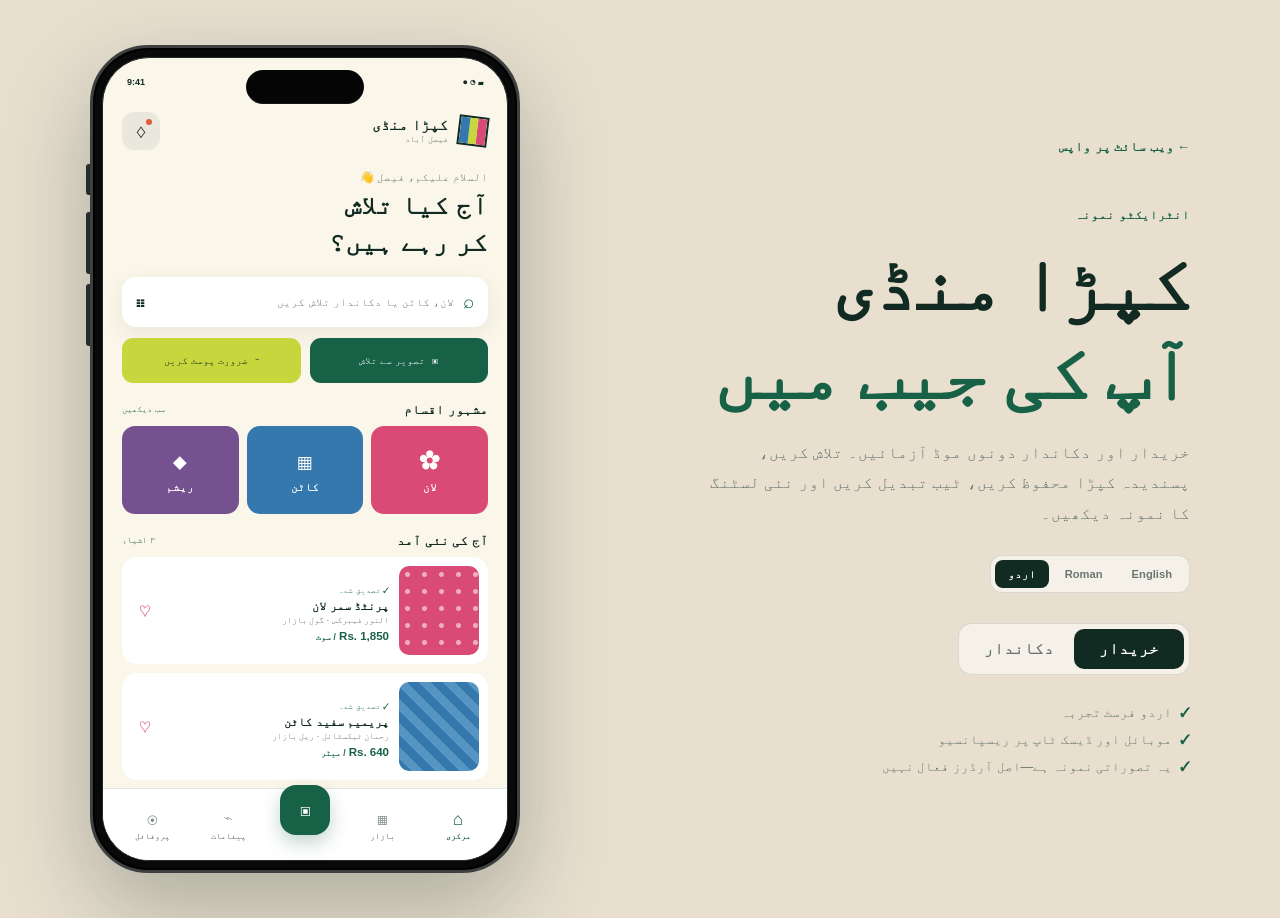
<file: project 2/app.html>
<!doctype html>
<html lang="ur" dir="rtl">
<head>
  <meta charset="utf-8">
  <meta name="viewport" content="width=device-width, initial-scale=1">
  <meta name="description" content="فیصل آباد کپڑا منڈی موبائل ایپ کا انٹرایکٹو نمونہ۔">
  <title>کپڑا منڈی موبائل ایپ — نمونہ</title>
  <link rel="stylesheet" href="app.css">
  <link rel="stylesheet" href="app-device.css">
  <script src="language.js" defer></script>
  <script src="app.js" defer></script>
</head>
<body>
  <main class="demo-shell">
    <aside class="demo-info">
      <a class="back-link" href="index.html">← ویب سائٹ پر واپس</a>
      <p class="eyebrow">انٹرایکٹو نمونہ</p>
      <h1>کپڑا منڈی<br><em>آپ کی جیب میں</em></h1>
      <p>خریدار اور دکاندار دونوں موڈ آزمائیں۔ تلاش کریں، پسندیدہ کپڑا محفوظ کریں، ٹیب تبدیل کریں اور نئی لسٹنگ کا نمونہ دیکھیں۔</p>
      <div class="language-switcher demo-languages" aria-label="زبان منتخب کریں"><button class="active" type="button" data-lang="ur">اردو</button><button type="button" data-lang="roman">Roman</button><button type="button" data-lang="en">English</button></div>
      <div class="mode-switch" aria-label="ایپ موڈ">
        <button class="active" type="button" data-mode="buyer">خریدار</button>
        <button type="button" data-mode="seller">دکاندار</button>
      </div>
      <ul><li>اردو فرسٹ تجربہ</li><li>موبائل اور ڈیسک ٹاپ پر ریسپانسیو</li><li>یہ تصوراتی نمونہ ہے—اصل آرڈرز فعال نہیں</li></ul>
    </aside>

    <section class="device" aria-label="آئی فون طرز کا موبائل فریم">
      <span class="side-button side-one"></span><span class="side-button side-two"></span><span class="side-button side-three"></span>
      <div class="phone" aria-label="کپڑا منڈی ایپ">
      <div class="dynamic-island" aria-hidden="true"></div>
      <div class="status-bar"><span>9:41</span><span>● ◔ ▰</span></div>
      <header class="app-header">
        <div class="app-logo"><span class="logo-mark"><i></i><i></i><i></i></span><div><b id="app-title">کپڑا منڈی</b><small id="app-subtitle">فیصل آباد</small></div></div>
        <button class="icon-button notification" type="button" aria-label="اطلاعات">♢<i></i></button>
      </header>

      <div class="screen buyer-screen active" data-screen="buyer-home">
        <p class="welcome">السلام علیکم، فیصل 👋</p><h2>آج کیا تلاش<br>کر رہے ہیں؟</h2>
        <label class="search-box"><span>⌕</span><input id="fabric-search" type="search" placeholder="لان، کاٹن یا دکاندار تلاش کریں"><b>☷</b></label>
        <div class="quick-actions"><button type="button" data-toast="تصویر سے تلاش جلد دستیاب ہوگی">▣ <span>تصویر سے تلاش</span></button><button type="button" data-toast="آپ کی ضرورت دکانداروں تک پہنچا دی جائے گی">⌁ <span>ضرورت پوسٹ کریں</span></button></div>
        <div class="section-title"><h3>مشہور اقسام</h3><button type="button" data-toast="تمام اقسام جلد شامل ہوں گی">سب دیکھیں</button></div>
        <div class="categories"><button class="pink" type="button" data-filter="لان"><span>✿</span><b>لان</b></button><button class="blue" type="button" data-filter="کاٹن"><span>▦</span><b>کاٹن</b></button><button class="purple" type="button" data-filter="ریشم"><span>◆</span><b>ریشم</b></button></div>
        <div class="section-title"><h3>آج کی نئی آمد</h3><span id="result-count">۳ اشیاء</span></div>
        <div class="products" id="products">
          <article class="product" data-name="پرنٹڈ سمر لان النور فیبرکس لان"><div class="fabric fabric-pink"></div><div class="product-copy"><span class="verified">✓ تصدیق شدہ</span><h3>پرنٹڈ سمر لان</h3><p>النور فیبرکس · گول بازار</p><strong><bdi>Rs. 1,850</bdi> <small>/ سوٹ</small></strong></div><button class="heart" type="button" aria-label="محفوظ کریں">♡</button></article>
          <article class="product" data-name="پریمیم سفید کاٹن رحمان ٹیکسٹائل کاٹن"><div class="fabric fabric-blue"></div><div class="product-copy"><span class="verified">✓ تصدیق شدہ</span><h3>پریمیم سفید کاٹن</h3><p>رحمان ٹیکسٹائل · ریل بازار</p><strong><bdi>Rs. 640</bdi> <small>/ میٹر</small></strong></div><button class="heart" type="button" aria-label="محفوظ کریں">♡</button></article>
          <article class="product" data-name="فارمل ریشم کلیکشن ستارہ کلاتھ ریشم"><div class="fabric fabric-purple"></div><div class="product-copy"><span class="verified">✓ تصدیق شدہ</span><h3>فارمل ریشم کلیکشن</h3><p>ستارہ کلاتھ · کچہری بازار</p><strong><bdi>Rs. 2,900</bdi> <small>/ سوٹ</small></strong></div><button class="heart" type="button" aria-label="محفوظ کریں">♡</button></article>
        </div>
      </div>

      <div class="screen simple-screen" data-screen="market"><span class="large-icon">▦</span><h2>کپڑوں کا بازار</h2><p>لان، کاٹن، کھدر، لینن، ریشم اور ڈینم کی تصدیق شدہ لسٹنگز یہاں دکھائی جائیں گی۔</p><button class="main-button" type="button" data-go="buyer-home">نئی آمد دیکھیں</button></div>
      <div class="screen simple-screen" data-screen="messages"><span class="large-icon">⌁</span><h2>پیغامات</h2><p>دکانداروں سے قیمت، مقدار، نمونوں اور ڈیلیوری کے بارے میں براہِ راست بات کریں۔</p><button class="main-button" type="button" data-toast="ڈیمو میں کوئی نیا پیغام نہیں">نیا پیغام</button></div>
      <div class="screen simple-screen" data-screen="profile"><span class="large-icon">◉</span><h2>میرا پروفائل</h2><p>محفوظ کپڑے، پسندیدہ دکانیں، انکوائریز اور زبان کی ترتیبات یہاں ہوں گی۔</p><div class="profile-stat"><span>محفوظ اشیاء</span><b id="saved-count">۰</b></div></div>

      <div class="screen seller-screen" data-screen="seller-home">
        <section class="seller-hero"><small>خوش آمدید</small><h2>رحمان ٹیکسٹائل</h2><span>✓ تصدیق شدہ دکاندار</span><button type="button" id="add-listing">＋ نئی لسٹنگ</button></section>
        <div class="seller-stats"><article><span>نئی انکوائریز</span><b>۱۲</b><small>آج +۴</small></article><article><span>فعال لسٹنگز</span><b id="listing-count">۲۸</b><small>۳ کم اسٹاک</small></article></div>
        <div class="section-title"><h3>فوری کام</h3></div>
        <div class="seller-actions"><button type="button" id="stock-button">▣<span>اسٹاک شامل کریں</span></button><button type="button" data-toast="نئی کوٹیشن کا ڈرافٹ بن گیا">▤<span>کوٹیشن بنائیں</span></button><button type="button" data-toast="کیٹلاگ کا لنک کاپی ہوگیا">▦<span>کیٹلاگ شیئر</span></button></div>
        <div class="section-title"><h3>نئی انکوائریز</h3><button type="button">تمام</button></div>
        <div class="inquiries"><article><span>AK</span><div><b>احمد کلیکشن</b><p>۵۰۰ میٹر سفید کاٹن درکار</p><small>۵ منٹ پہلے</small></div><button type="button" data-toast="جواب کا خانہ کھول دیا گیا">جواب دیں</button></article><article><span class="violet">SK</span><div><b>سارہ بوتیک</b><p>پرنٹڈ لان کے نمونے</p><small>۲۲ منٹ پہلے</small></div><button type="button" data-toast="جواب کا خانہ کھول دیا گیا">جواب دیں</button></article></div>
      </div>

      <nav class="bottom-nav buyer-nav" aria-label="خریدار نیویگیشن"><button class="active" type="button" data-target="buyer-home"><span>⌂</span><b>مرکزی</b></button><button type="button" data-target="market"><span>▦</span><b>بازار</b></button><button class="camera" type="button" data-toast="کیمرہ سرچ جلد دستیاب ہوگی"><span>▣</span></button><button type="button" data-target="messages"><span>⌁</span><b>پیغامات</b></button><button type="button" data-target="profile"><span>◉</span><b>پروفائل</b></button></nav>
      <nav class="bottom-nav seller-nav" aria-label="دکاندار نیویگیشن" hidden><button class="active" type="button" data-target="seller-home"><span>⌂</span><b>ڈیش بورڈ</b></button><button type="button" data-toast="اسٹاک مینیجر جلد دستیاب ہوگا"><span>▦</span><b>اسٹاک</b></button><button type="button" data-toast="تمام انکوائریز یہاں ہوں گی"><span>⌁</span><b>انکوائریز</b></button><button type="button" data-toast="دکان کی پروفائل یہاں ہوگی"><span>◉</span><b>دکان</b></button></nav>
      <div class="toast" role="status" aria-live="polite"></div>
      </div>
    </section>
  </main>
</body>
</html>
</file>
<file: style.css>
:root{--navy:#070b1d;--navy-2:#0d1430;--panel:#111a38;--text:#f6f7ff;--muted:#aab4d0;--emerald:#42e68d;--blue:#49bfff;--purple:#a879ff;--gold:#ffd166;--line:rgba(151,174,230,.16);--shadow:0 25px 80px rgba(0,0,0,.35)}
*{box-sizing:border-box;margin:0;padding:0}html{scroll-behavior:smooth}body{font-family:Inter,ui-sans-serif,system-ui,-apple-system,BlinkMacSystemFont,"Segoe UI",sans-serif;background:var(--navy);color:var(--text);line-height:1.65;overflow-x:hidden}body:before{content:"";position:fixed;inset:0;pointer-events:none;z-index:20;background-image:linear-gradient(rgba(255,255,255,.018) 1px,transparent 1px),linear-gradient(90deg,rgba(255,255,255,.018) 1px,transparent 1px);background-size:38px 38px;mask-image:linear-gradient(to bottom,black,transparent 85%)}a{color:inherit}.shell{width:min(1180px,calc(100% - 40px));margin-inline:auto}.sr-only{position:absolute;width:1px;height:1px;padding:0;margin:-1px;overflow:hidden;clip:rect(0,0,0,0);white-space:nowrap;border:0}.skip-link{position:fixed;top:12px;left:12px;z-index:100;padding:10px 16px;background:var(--gold);color:#14152a;font-weight:800;transform:translateY(-150%)}.skip-link:focus{transform:none}.site-header{position:fixed;inset:0 0 auto;z-index:30;background:rgba(7,11,29,.78);border-bottom:1px solid var(--line);backdrop-filter:blur(18px)}.nav{height:78px;display:flex;align-items:center;justify-content:space-between}.brand{display:flex;align-items:center;gap:12px;font-size:1.08rem;font-weight:900;letter-spacing:.08em;text-decoration:none}.brand b{color:var(--emerald)}.brand-cube{width:27px;height:27px;display:block;position:relative;background:var(--emerald);clip-path:polygon(50% 0,100% 25%,100% 75%,50% 100%,0 75%,0 25%);box-shadow:0 0 24px rgba(66,230,141,.5)}.brand-cube:after{content:"";position:absolute;inset:5px;background:var(--navy);clip-path:inherit}.nav-links{display:flex;align-items:center;gap:34px}.nav-links a{font-size:.88rem;font-weight:700;color:#c4cce0;text-decoration:none;transition:.2s}.nav-links a:hover,.nav-links a.active{color:#fff}.nav-links a.active{position:relative}.nav-links a.active:after{content:"";position:absolute;left:0;right:0;bottom:-10px;height:2px;background:var(--emerald)}.nav-links .nav-cta{padding:10px 16px;border:1px solid rgba(66,230,141,.4);color:var(--emerald);border-radius:4px}.menu-toggle{display:none;background:none;border:0;width:38px;height:38px;padding:8px;cursor:pointer}.menu-toggle>span:not(.sr-only){display:block;height:2px;background:#fff;margin:5px 0;transition:.2s}.hero{min-height:100vh;position:relative;display:flex;align-items:center;padding:128px 0 90px;background:radial-gradient(circle at 75% 48%,rgba(54,112,220,.18),transparent 32%),linear-gradient(145deg,#070b1d 15%,#0c1230 58%,#091a24);overflow:hidden}.hero-grid{display:grid;grid-template-columns:.88fr 1.12fr;align-items:center;gap:28px}.hero-copy{position:relative;z-index:2}.kicker{display:flex;align-items:center;gap:10px;color:var(--emerald);font-size:.75rem;font-weight:900;letter-spacing:.2em;text-transform:uppercase}.kicker span{width:26px;height:2px;background:currentColor;box-shadow:0 0 12px currentColor}.hero h1,.explore-hero h1{font-size:clamp(4rem,9vw,7.6rem);line-height:.78;letter-spacing:-.075em;margin:30px 0 34px;text-shadow:0 10px 40px rgba(0,0,0,.25)}h1 em,h2 em{font-style:normal;color:transparent;background:linear-gradient(90deg,var(--emerald),var(--blue));background-clip:text;-webkit-background-clip:text}.hero-tagline{font-size:clamp(1.35rem,2.5vw,2rem);font-weight:800;line-height:1.25;letter-spacing:-.025em}.hero-intro{max-width:550px;color:var(--muted);margin:20px 0 32px}.hero-actions{display:flex;gap:14px;flex-wrap:wrap}.button{display:inline-flex;align-items:center;justify-content:center;gap:12px;min-height:52px;padding:0 22px;border:1px solid transparent;border-radius:4px;text-decoration:none;text-transform:uppercase;letter-spacing:.08em;font-size:.76rem;font-weight:900;transition:transform .2s,box-shadow .2s,background .2s}.button:hover{transform:translateY(-3px)}.button-primary{background:linear-gradient(135deg,var(--emerald),#21b879);color:#051611;box-shadow:0 12px 35px rgba(66,230,141,.24)}.button-primary:hover{box-shadow:0 16px 42px rgba(66,230,141,.38)}.button-ghost{border-color:var(--line);background:rgba(255,255,255,.035)}.button-ghost:hover{background:rgba(255,255,255,.08)}.hero-art{position:relative;min-height:620px}.world-svg{width:110%;height:100%;position:absolute;inset:0 -5% auto;filter:drop-shadow(0 45px 35px rgba(0,0,0,.45));animation:world-float 7s ease-in-out infinite}.floating-cube{position:absolute;width:35px;height:35px;background:linear-gradient(135deg,#6388d9,#31467f);transform:rotate(30deg) skew(-5deg);box-shadow:0 12px 30px rgba(0,0,0,.4);animation:drift 5s ease-in-out infinite}.cube-a{right:4%;top:26%}.cube-b{left:4%;bottom:26%;width:24px;height:24px;animation-delay:-2s;background:linear-gradient(135deg,var(--purple),#5333a1)}.cube-c{right:13%;bottom:18%;width:18px;height:18px;animation-delay:-3.4s;background:linear-gradient(135deg,var(--gold),#a96f1a)}.art-label{position:absolute;right:2%;bottom:10%;display:flex;align-items:center;gap:12px;padding:12px 18px;background:rgba(9,16,42,.8);border:1px solid var(--line);backdrop-filter:blur(12px);box-shadow:var(--shadow)}.art-label small,.art-label strong{display:block}.art-label small{color:var(--muted);font-size:.65rem;text-transform:uppercase;letter-spacing:.12em}.art-label strong{font-size:.9rem}.status-dot{width:9px;height:9px;background:var(--emerald);border-radius:50%;box-shadow:0 0 12px var(--emerald)}.aurora{position:absolute;border-radius:50%;filter:blur(90px);opacity:.16}.aurora-one{width:480px;height:480px;background:var(--purple);top:-220px;right:10%}.aurora-two{width:420px;height:420px;background:var(--emerald);bottom:-260px;left:-100px}.pixel-stars i{position:absolute;width:5px;height:5px;background:#fff;box-shadow:0 0 14px #fff;animation:twinkle 3s ease-in-out infinite}.pixel-stars i:nth-child(1){top:20%;left:8%}.pixel-stars i:nth-child(2){top:16%;left:43%;animation-delay:-1s}.pixel-stars i:nth-child(3){top:38%;right:5%;animation-delay:-2s}.pixel-stars i:nth-child(4){bottom:20%;left:47%;animation-delay:-.5s}.pixel-stars i:nth-child(5){bottom:10%;right:20%;animation-delay:-1.5s}.pixel-stars i:nth-child(6){top:28%;right:31%;animation-delay:-2.5s}.scroll-cue{position:absolute;bottom:24px;left:50%;transform:translateX(-50%);display:flex;align-items:center;gap:10px;color:#7884a5;font-size:.65rem;text-transform:uppercase;letter-spacing:.17em;text-decoration:none}.scroll-cue span{width:1px;height:32px;background:linear-gradient(var(--emerald),transparent)}.section{padding:120px 0}.welcome{background:linear-gradient(180deg,#0a1028,#080c1d)}.split-layout{display:grid;grid-template-columns:1fr 1fr;gap:100px;align-items:center}.section-heading h2{font-size:clamp(2.6rem,5vw,4.5rem);line-height:1.02;letter-spacing:-.055em;margin-top:25px}.section-heading.centered{text-align:center;max-width:760px;margin:0 auto 55px}.section-heading.centered .kicker{justify-content:center}.section-heading.centered>p:last-child{color:var(--muted);margin:20px auto 0;max-width:580px}.welcome-copy{color:var(--muted)}.welcome-copy .lead{color:#e8edff;font-size:1.3rem;font-weight:600;margin-bottom:20px}.mini-stats{display:grid;grid-template-columns:repeat(3,1fr);margin-top:40px;padding-top:28px;border-top:1px solid var(--line)}.mini-stats div{display:flex;flex-direction:column}.mini-stats strong{font-size:1.8rem;color:var(--emerald)}.mini-stats span{font-size:.7rem;text-transform:uppercase;letter-spacing:.1em}.features{background:#080c1e}.feature-grid{display:grid;grid-template-columns:repeat(4,1fr);gap:16px}.feature-card{position:relative;min-height:360px;padding:30px 25px;background:linear-gradient(145deg,rgba(255,255,255,.055),rgba(255,255,255,.015));border:1px solid var(--line);overflow:hidden;transition:transform .3s,border-color .3s}.feature-card:hover{transform:translateY(-8px);border-color:var(--accent)}.feature-card:before{content:"";position:absolute;width:150px;height:150px;right:-70px;top:-70px;background:var(--accent);filter:blur(70px);opacity:.12}.feature-card.green{--accent:var(--emerald)}.feature-card.blue{--accent:var(--blue)}.feature-card.purple{--accent:var(--purple)}.feature-card.gold{--accent:var(--gold)}.feature-number{color:#65708c;font-size:.7rem;letter-spacing:.14em}.feature-icon{display:grid;place-items:center;width:62px;height:62px;margin:48px 0 24px;background:color-mix(in srgb,var(--accent) 14%,transparent);border:1px solid color-mix(in srgb,var(--accent) 36%,transparent);color:var(--accent);font-size:1.7rem}.feature-card h3{font-size:1.18rem;line-height:1.25;margin-bottom:14px}.feature-card p{font-size:.9rem;color:var(--muted)}.card-line{position:absolute;left:0;bottom:0;width:30%;height:3px;background:var(--accent);transition:width .3s}.feature-card:hover .card-line{width:100%}.coming{background:linear-gradient(#080c1e,#0b1028)}.coming-card{min-height:480px;position:relative;display:flex;align-items:center;padding:70px clamp(30px,7vw,90px);background:linear-gradient(110deg,#111a38,#141b3e 58%,#17253b);border:1px solid var(--line);overflow:hidden;box-shadow:var(--shadow)}.coming-copy{position:relative;z-index:2;max-width:670px}.coming-copy h2{font-size:clamp(2.8rem,6vw,5rem);line-height:1;margin:26px 0}.coming-copy>p:not(.kicker){color:var(--muted);max-width:600px;margin-bottom:30px}.coming-mark{position:absolute;right:-1%;font-size:clamp(12rem,28vw,25rem);font-weight:1000;letter-spacing:-.13em;color:transparent;-webkit-text-stroke:1px rgba(255,255,255,.06);transform:rotate(-6deg)}.coming-glow{position:absolute;width:400px;height:400px;right:5%;background:var(--emerald);filter:blur(140px);opacity:.1}.site-footer{padding:55px 0 25px;background:#050816;border-top:1px solid var(--line)}.footer-grid{display:grid;grid-template-columns:1fr auto 1fr;align-items:center;padding-bottom:40px}.footer-grid>p{color:var(--muted);font-size:.72rem;letter-spacing:.14em;text-transform:uppercase}.footer-grid nav{display:flex;justify-content:flex-end;gap:25px}.footer-grid nav a{color:var(--muted);font-size:.85rem;text-decoration:none}.footer-grid nav a:hover{color:#fff}.footer-bottom{display:flex;justify-content:space-between;padding-top:24px;border-top:1px solid var(--line);color:#5f6986;font-size:.72rem}
.explore-hero{position:relative;padding:185px 0 110px;text-align:center;overflow:hidden;background:radial-gradient(circle at 50% 55%,rgba(73,191,255,.12),transparent 38%)}.explore-hero .shell{max-width:980px;position:relative}.explore-hero .kicker{justify-content:center}.explore-hero h1{font-size:clamp(3.6rem,8vw,7rem);line-height:.94;margin-bottom:30px}.explore-hero>div>p:not(.kicker){max-width:650px;margin:auto;color:var(--muted);font-size:1.1rem}.realm-key{display:flex;justify-content:center;gap:30px;margin-top:40px;color:#8590ad;font-size:.7rem;text-transform:uppercase;letter-spacing:.13em}.realm-key span{display:flex;align-items:center;gap:8px}.realm-key i{width:7px;height:7px;border-radius:50%}.key-crystal{background:var(--purple);box-shadow:0 0 10px var(--purple)}.key-sky{background:var(--blue);box-shadow:0 0 10px var(--blue)}.key-ember{background:#ff7247;box-shadow:0 0 10px #ff7247}.realms{padding-top:40px;background:#080c1e}.realm-stack{display:grid;gap:35px}.realm-card{display:grid;grid-template-columns:1.22fr .78fr;min-height:500px;background:#101731;border:1px solid var(--line);overflow:hidden;box-shadow:var(--shadow);transition:transform .3s}.realm-card:hover{transform:translateY(-5px)}.realm-card.reverse{grid-template-columns:.78fr 1.22fr}.realm-card.reverse .realm-visual{order:2}.realm-visual{min-height:500px;position:relative;overflow:hidden}.realm-content{display:flex;flex-direction:column;justify-content:center;padding:55px}.realm-index{font-size:.68rem;color:var(--accent);text-transform:uppercase;letter-spacing:.18em;font-weight:800}.realm-content h2{font-size:clamp(2.3rem,4vw,4rem);line-height:1;margin:18px 0 24px}.realm-content h2 em{background:linear-gradient(90deg,var(--accent),#fff);background-clip:text;-webkit-background-clip:text}.realm-content>p:not(.realm-index){color:var(--muted)}.realm-content ul{list-style:none;margin-top:28px;display:grid;gap:7px;color:#dce3f6;font-size:.83rem}.realm-content li:before{content:"◆";color:var(--accent);font-size:.55rem;margin-right:10px}.cavern{--accent:var(--purple)}.cavern .realm-visual{background:radial-gradient(ellipse at 55% 80%,rgba(168,121,255,.38),transparent 32%),linear-gradient(145deg,#17122f,#080b1d)}.cave-ceiling{position:absolute;inset:0;background:linear-gradient(145deg,#151b36 28%,transparent 28%),linear-gradient(215deg,#1c2145 24%,transparent 24%);clip-path:polygon(0 0,100% 0,100% 18%,87% 12%,80% 27%,68% 14%,57% 30%,46% 12%,35% 24%,23% 10%,12% 28%,0 20%)}.crystal{position:absolute;bottom:17%;width:55px;height:180px;background:linear-gradient(90deg,#674cbb,#c5b0ff,#714ed1);clip-path:polygon(50% 0,100% 24%,88% 100%,10% 100%,0 25%);filter:drop-shadow(0 0 20px rgba(168,121,255,.8))}.c1{left:18%;transform:rotate(-8deg)}.c2{left:32%;height:120px;width:43px;transform:rotate(8deg)}.c3{right:25%;height:210px;transform:rotate(7deg)}.c4{right:13%;height:110px;width:40px;transform:rotate(-11deg)}.cave-pool{position:absolute;bottom:-12%;left:8%;right:5%;height:35%;background:radial-gradient(ellipse,rgba(125,99,255,.75),rgba(19,31,65,.2) 65%);border-radius:50%;transform:rotate(-3deg)}.realm-orb{position:absolute;width:18px;height:18px;left:54%;top:43%;background:#fff;border-radius:50%;box-shadow:0 0 12px white,0 0 40px var(--purple)}.sky{--accent:var(--blue)}.sky .realm-visual{background:linear-gradient(#3088cb,#7cd9e8 58%,#f7d398)}.sky-cloud{position:absolute;height:45px;width:180px;background:rgba(255,255,255,.7);border-radius:50%;filter:blur(6px)}.cloud-1{top:18%;left:-4%}.cloud-2{top:45%;right:-5%;transform:scale(.7)}.sky-island{position:absolute;width:190px;height:100px;background:linear-gradient(#45c877 0 18%,#835f49 19% 56%,transparent 57%);clip-path:polygon(0 0,100% 0,80% 52%,50% 100%,20% 52%);filter:drop-shadow(0 18px 15px rgba(31,68,99,.25))}.sky-island i{position:absolute;width:30px;height:60px;background:#fff;left:45%;bottom:60%;box-shadow:0 -15px #fff}.island-1{top:45%;left:14%;transform:scale(1.3)}.island-2{top:18%;right:8%;transform:scale(.62)}.island-3{bottom:0;right:-2%;transform:scale(.82)}.sky-sun{position:absolute;width:75px;height:75px;border-radius:50%;top:11%;left:18%;background:#fff4b6;box-shadow:0 0 50px #fff1a1}.ember{--accent:#ff7247}.ember .realm-visual{background:linear-gradient(#32162a,#7a2930 58%,#271018)}.volcano{position:absolute;left:12%;right:5%;bottom:10%;height:75%;background:linear-gradient(120deg,#211725,#543039 50%,#1c1520);clip-path:polygon(0 100%,30% 35%,43% 22%,58% 32%,72% 18%,100% 100%)}.volcano i{position:absolute;width:16%;height:68%;left:47%;top:25%;background:linear-gradient(#ffe25f,#ff4e2e);clip-path:polygon(20% 0,100% 0,70% 100%,0 100%);filter:drop-shadow(0 0 16px #ff6a32)}.lava-river{position:absolute;bottom:-10%;left:42%;width:22%;height:65%;background:linear-gradient(90deg,#ff572d,#ffe35e,#ff572d);transform:perspective(200px) rotateX(35deg) rotate(8deg);box-shadow:0 0 30px #ff4e2e}.ember-rock{position:absolute;background:#20151d;clip-path:polygon(20% 0,100% 16%,82% 100%,0 85%)}.r1{width:120px;height:90px;bottom:4%;left:4%}.r2{width:90px;height:130px;bottom:0;right:0}.ember-sparks i{position:absolute;width:6px;height:6px;background:var(--gold);box-shadow:0 0 12px #ff923d;animation:ember-rise 3s infinite}.ember-sparks i:nth-child(1){left:22%;bottom:24%}.ember-sparks i:nth-child(2){left:55%;bottom:30%;animation-delay:-1s}.ember-sparks i:nth-child(3){right:18%;bottom:20%;animation-delay:-2s}.ember-sparks i:nth-child(4){right:38%;bottom:12%;animation-delay:-.5s}.concepts{background:linear-gradient(#090d20,#0d1330)}.concept-label{display:flex;justify-content:center;align-items:center;gap:12px;margin:0 auto 35px}.concept-label span,.concept-label strong{padding:7px 12px;font-size:.66rem;text-transform:uppercase;letter-spacing:.14em}.concept-label span{color:var(--gold);border:1px solid rgba(255,209,102,.35)}.concept-label strong{color:#121426;background:var(--gold)}.concept-grid{display:grid;grid-template-columns:repeat(4,1fr);gap:16px}.concept-card{padding:32px 25px;border:1px solid var(--line);background:rgba(255,255,255,.025)}.concept-card>span{display:block;font-size:1.6rem;color:var(--blue);margin-bottom:40px}.concept-card h3{font-size:1rem;margin-bottom:10px}.concept-card p{font-size:.85rem;color:var(--muted)}.back-home{text-align:center;margin-top:80px;padding-top:55px;border-top:1px solid var(--line)}.back-home p{color:var(--muted);margin-bottom:18px}
.reveal{opacity:0;transform:translateY(24px);transition:opacity .7s ease,transform .7s ease}.reveal.visible{opacity:1;transform:none}.feature-card:nth-child(2),.concept-card:nth-child(2){transition-delay:.1s}.feature-card:nth-child(3),.concept-card:nth-child(3){transition-delay:.2s}.feature-card:nth-child(4),.concept-card:nth-child(4){transition-delay:.3s}
@keyframes world-float{50%{transform:translateY(-12px)}}@keyframes drift{50%{transform:translateY(-16px) rotate(38deg) skew(-5deg)}}@keyframes twinkle{50%{opacity:.2;transform:scale(.5)}}@keyframes ember-rise{to{transform:translateY(-100px);opacity:0}}
@media(max-width:950px){.hero-grid{grid-template-columns:1fr}.hero{padding-top:145px}.hero-copy{text-align:center}.hero-copy .kicker,.hero-actions{justify-content:center}.hero-intro{margin-inline:auto}.hero-art{min-height:540px;max-width:680px;width:100%;margin:auto}.split-layout{grid-template-columns:1fr;gap:40px}.feature-grid,.concept-grid{grid-template-columns:repeat(2,1fr)}.realm-card,.realm-card.reverse{grid-template-columns:1fr}.realm-card.reverse .realm-visual{order:0}.realm-visual{min-height:420px}.footer-grid{grid-template-columns:1fr 1fr}.footer-grid>p{display:none}}
@media(max-width:700px){.shell{width:min(100% - 28px,1180px)}.site-header{background:rgba(7,11,29,.94)}.nav{height:68px}.menu-toggle{display:block}.nav-links{position:absolute;inset:68px 0 auto;display:flex;flex-direction:column;align-items:stretch;gap:0;padding:14px;background:#0b1129;border-bottom:1px solid var(--line);transform:translateY(-140%);opacity:0;visibility:hidden;transition:.25s}.nav-links.open{transform:none;opacity:1;visibility:visible}.nav-links a{padding:15px 20px}.nav-links a.active:after{display:none}.nav-links .nav-cta{margin-top:5px}.menu-toggle[aria-expanded=true]>span:nth-child(1){transform:translateY(7px) rotate(45deg)}.menu-toggle[aria-expanded=true]>span:nth-child(2){opacity:0}.menu-toggle[aria-expanded=true]>span:nth-child(3){transform:translateY(-7px) rotate(-45deg)}body.menu-open{overflow:hidden}.hero{min-height:auto;padding:125px 0 70px}.hero h1{font-size:clamp(4rem,22vw,6rem)}.hero-art{min-height:430px}.world-svg{width:125%;left:-12.5%}.art-label{right:0;bottom:3%}.scroll-cue{display:none}.section{padding:82px 0}.section-heading h2{font-size:2.8rem}.mini-stats{gap:10px}.mini-stats strong{font-size:1.4rem}.feature-grid,.concept-grid{grid-template-columns:1fr}.feature-card{min-height:300px}.feature-icon{margin-top:30px}.coming-card{min-height:520px;padding:45px 25px}.footer-grid{display:flex;flex-direction:column;align-items:flex-start;gap:28px}.footer-grid nav{justify-content:flex-start}.footer-bottom{flex-direction:column;gap:5px}.explore-hero{padding:135px 0 80px}.explore-hero h1{font-size:3.4rem}.realm-key{gap:14px;flex-wrap:wrap}.realm-card,.realm-card.reverse{display:flex;flex-direction:column}.realm-visual{min-height:320px}.realm-content{padding:35px 25px 42px}.realm-content h2{font-size:2.7rem}.concept-label{flex-direction:column}.concept-card>span{margin-bottom:22px}}
@media(prefers-reduced-motion:reduce){html{scroll-behavior:auto}*,*:before,*:after{animation-duration:.01ms!important;animation-iteration-count:1!important;transition-duration:.01ms!important}.reveal{opacity:1;transform:none}}
</file>
<file: project 2/style.css>
:root{--ink:#102820;--cream:#f8f2e6;--paper:#fffaf0;--green:#116149;--lime:#c5d934;--orange:#ee6841;--pink:#d94572;--blue:#276ea8;--muted:#657169;--line:rgba(16,40,32,.16);--shadow:0 24px 70px rgba(34,46,35,.14)}
*{box-sizing:border-box;margin:0;padding:0}html{scroll-behavior:smooth}body{font-family:Arial,Helvetica,sans-serif;color:var(--ink);background:var(--cream);line-height:1.6;overflow-x:hidden}a{color:inherit}.container{width:min(1180px,calc(100% - 40px));margin-inline:auto}.sr-only{position:absolute;width:1px;height:1px;padding:0;margin:-1px;overflow:hidden;clip:rect(0,0,0,0);white-space:nowrap;border:0}.skip-link{position:fixed;top:10px;left:10px;z-index:100;padding:10px 15px;background:var(--lime);transform:translateY(-150%)}.skip-link:focus{transform:none}.site-header{position:fixed;inset:0 0 auto;z-index:30;background:rgba(248,242,230,.91);border-bottom:1px solid var(--line);backdrop-filter:blur(14px)}.nav{height:78px;display:flex;align-items:center;justify-content:space-between}.logo{display:flex;align-items:center;gap:12px;text-decoration:none}.logo>span:last-child{display:flex;flex-direction:column;line-height:1}.logo strong{font-size:1.15rem;letter-spacing:.05em}.logo small{margin-top:5px;color:var(--green);font-size:.55rem;letter-spacing:.16em;font-weight:800}.logo-mark{width:34px;height:34px;display:flex;overflow:hidden;transform:rotate(-8deg);border:2px solid var(--ink)}.logo-mark i{flex:1}.logo-mark i:nth-child(1){background:var(--pink)}.logo-mark i:nth-child(2){background:var(--lime)}.logo-mark i:nth-child(3){background:var(--blue)}.nav-links{display:flex;align-items:center;gap:30px}.nav-links a{font-size:.82rem;font-weight:700;text-decoration:none}.nav-links a:hover{color:var(--green)}.nav-cta{padding:10px 16px;background:var(--ink);color:#fff!important}.menu-button{display:none;border:0;background:none;width:38px;padding:8px}.menu-button span{display:block;height:2px;margin:5px 0;background:var(--ink);transition:.2s}.hero{min-height:100vh;position:relative;padding:135px 0 55px;display:flex;flex-direction:column;justify-content:center;background:var(--cream);overflow:hidden}.hero-pattern{position:absolute;inset:0;background-image:linear-gradient(45deg,rgba(17,97,73,.035) 25%,transparent 25%),linear-gradient(-45deg,rgba(17,97,73,.035) 25%,transparent 25%);background-size:34px 34px}.hero-grid{position:relative;display:grid;grid-template-columns:.92fr 1.08fr;gap:50px;align-items:center}.eyebrow{color:var(--green);font-size:.72rem;font-weight:900;letter-spacing:.2em;text-transform:uppercase}.eyebrow:before{content:"";display:inline-block;width:28px;height:2px;margin-right:10px;vertical-align:middle;background:currentColor}.hero h1,.section-copy h2,.section-heading h2,.visit h2,.contact h2{font-family:Georgia,"Times New Roman",serif;font-size:clamp(4.4rem,8.6vw,8rem);line-height:.82;letter-spacing:-.065em;margin:30px 0}.hero h1 em,h2 em{font-style:italic;color:var(--green)}.hero-text{max-width:570px;color:var(--muted);font-size:1.08rem}.hero-actions{display:flex;gap:12px;flex-wrap:wrap;margin-top:30px}.button{min-height:52px;display:inline-flex;align-items:center;justify-content:center;gap:13px;padding:0 23px;border:1px solid var(--ink);font-size:.75rem;font-weight:900;letter-spacing:.08em;text-transform:uppercase;text-decoration:none;transition:.2s}.button:hover{transform:translateY(-3px);box-shadow:8px 8px 0 var(--lime)}.button.primary{background:var(--ink);color:#fff}.button.secondary{background:transparent}.hero-note{display:flex;align-items:center;gap:15px;margin-top:40px;color:var(--muted);font-size:.76rem;line-height:1.4}.hero-note span{width:10px;height:10px;background:var(--orange);border-radius:50%;box-shadow:0 0 0 6px rgba(238,104,65,.16)}.hero-note b{color:var(--ink)}.fabric-stage{position:relative;min-height:580px}.arch{position:absolute;inset:3% 6% 0 9%;border-radius:250px 250px 0 0;background:linear-gradient(150deg,#174e40,#0c352d);box-shadow:var(--shadow)}.arch:after{content:"";position:absolute;inset:26px;border:1px solid rgba(255,255,255,.12);border-radius:inherit}.roll{position:absolute;bottom:10%;width:105px;border-radius:55px 55px 8px 8px;box-shadow:14px 22px 35px rgba(0,0,0,.24);transform-origin:bottom;transition:.35s}.roll:hover{transform:translateY(-14px) rotate(2deg)}.roll i{position:absolute;top:12px;left:50%;width:55px;height:28px;transform:translateX(-50%);border-radius:50%;background:#f4e4c7;border:8px solid rgba(0,0,0,.16)}.roll-one{height:350px;left:17%;background-color:#d94572;background-image:radial-gradient(#ffd0dc 2px,transparent 3px);background-size:20px 20px}.roll-two{height:420px;left:34%;background:repeating-linear-gradient(45deg,#c5d934,#c5d934 12px,#a9bf24 12px,#a9bf24 22px)}.roll-three{height:310px;left:51%;background-color:#276ea8;background-image:linear-gradient(45deg,rgba(255,255,255,.2) 25%,transparent 25%,transparent 75%,rgba(255,255,255,.2) 75%);background-size:32px 32px}.roll-four{height:380px;left:68%;background:repeating-linear-gradient(90deg,#ee6841,#ee6841 11px,#f69468 12px,#f69468 18px)}.thread{position:absolute;border:2px dashed rgba(255,255,255,.35);border-radius:50%}.thread-one{width:220px;height:150px;top:16%;left:13%;transform:rotate(-18deg)}.thread-two{width:170px;height:230px;right:8%;top:10%;transform:rotate(27deg)}.stage-card{position:absolute;right:-2%;top:20%;padding:17px 21px;background:var(--paper);border:1px solid var(--ink);box-shadow:7px 7px 0 var(--lime);transform:rotate(3deg)}.stage-card>*{display:block}.stage-card small{font-size:.55rem;letter-spacing:.17em;text-transform:uppercase;color:var(--green)}.stage-card strong{font-family:Georgia,serif;font-size:1.4rem}.stage-card span{font-size:.62rem;color:var(--muted)}.marquee{position:absolute;bottom:0;left:0;right:0;overflow:hidden;border-block:1px solid var(--ink);background:var(--lime);transform:rotate(-1deg) scale(1.01)}.marquee div{width:max-content;padding:10px 0;font-size:.72rem;font-weight:900;letter-spacing:.16em;word-spacing:18px;animation:marquee 18s linear infinite}.marquee span{color:var(--pink)}.section{padding:120px 0}.about{background:var(--paper)}.about-grid{display:grid;grid-template-columns:.9fr 1.1fr;gap:100px;align-items:center}.about-art{position:relative;min-height:570px;background:#e8dcc6;overflow:hidden}.swatch{position:absolute;width:53%;height:60%;box-shadow:10px 18px 30px rgba(0,0,0,.16);transform:rotate(-10deg)}.swatch span{position:absolute;inset:16px;border:1px dashed rgba(255,255,255,.6)}.swatch-a{left:-5%;top:0;background:repeating-linear-gradient(45deg,var(--pink),var(--pink) 10px,#f27899 10px,#f27899 20px)}.swatch-b{right:-3%;top:16%;background-color:var(--blue);background-image:radial-gradient(#a9ddff 3px,transparent 4px);background-size:25px 25px;transform:rotate(8deg)}.swatch-c{left:25%;bottom:-20%;background:repeating-linear-gradient(90deg,var(--orange),var(--orange) 18px,var(--lime) 19px,var(--lime) 25px);transform:rotate(-2deg)}.about-art>p{position:absolute;z-index:2;left:40px;bottom:38px;padding:12px 18px;background:var(--ink);color:#fff;font-family:Georgia,serif;font-size:1.4rem;line-height:1.1;transform:rotate(-2deg)}.about-art>p b{color:var(--lime);font-style:italic}.eyebrow.dark{color:var(--orange)}.section-copy h2,.section-heading h2,.visit h2,.contact h2{font-size:clamp(3rem,5.7vw,5.3rem);line-height:.94}.section-copy .lead{font-size:1.24rem;font-weight:700;margin-bottom:20px}.section-copy>p:not(.eyebrow):not(.lead){color:var(--muted)}.facts{display:grid;grid-template-columns:repeat(3,1fr);margin-top:40px;border-top:1px solid var(--line)}.facts div{padding:24px 10px 0 0}.facts strong,.facts span{display:block}.facts strong{color:var(--orange);font-family:Georgia,serif;font-size:1.5rem}.facts span{font-size:.72rem;color:var(--muted)}.fabrics{background:var(--ink);color:#fff}.fabrics .eyebrow{color:var(--lime)}.fabrics h2 em{color:var(--lime)}.section-heading{display:flex;align-items:flex-end;justify-content:space-between;gap:50px;margin-bottom:60px}.section-heading>p{max-width:360px;color:#a9b9b1}.fabric-grid{display:grid;grid-template-columns:repeat(4,1fr);gap:16px}.fabric-card{background:#17372d;border:1px solid rgba(255,255,255,.12);transition:.3s;overflow:hidden}.fabric-card:hover{transform:translateY(-8px)}.fabric-visual{height:260px;position:relative;display:grid;place-items:center;overflow:hidden}.fabric-visual:after{content:"";position:absolute;inset:14px;border:1px dashed rgba(255,255,255,.65)}.fabric-visual .motif{font-size:4.2rem;color:rgba(255,255,255,.8);transition:.35s}.fabric-card:hover .motif{transform:scale(1.2) rotate(8deg)}.fabric-visual b{position:absolute;top:22px;left:23px;z-index:2;font-size:.65rem;letter-spacing:.15em}.lawn .fabric-visual{background-color:var(--pink);background-image:radial-gradient(rgba(255,255,255,.35) 2px,transparent 3px);background-size:22px 22px}.khaddar .fabric-visual{background:repeating-linear-gradient(45deg,#b9cc35,#b9cc35 12px,#95a825 12px,#95a825 15px)}.formal .fabric-visual{background:radial-gradient(circle at 30% 30%,#9568b8,#542d6d)}.denim .fabric-visual{background-color:#286c9c;background-image:linear-gradient(45deg,rgba(255,255,255,.12) 25%,transparent 25%,transparent 75%,rgba(255,255,255,.12) 75%);background-size:24px 24px}.fabric-info{padding:26px}.fabric-info p{color:var(--lime);font-size:.62rem;letter-spacing:.15em;text-transform:uppercase}.fabric-info h3{font-family:Georgia,serif;font-size:1.45rem;margin:7px 0}.fabric-info>span{color:#a9b9b1;font-size:.82rem}.disclaimer{color:#849a90;text-align:center;font-size:.73rem;margin-top:30px}.visit{background:var(--cream)}.visit-grid{display:grid;grid-template-columns:1fr 1fr;gap:90px;align-items:center}.tips{display:grid;gap:0;margin-top:40px}.tips article{display:flex;gap:24px;padding:24px 0;border-top:1px solid var(--line)}.tips article>span{color:var(--orange);font-family:Georgia,serif;font-weight:700}.tips h3{font-size:1rem}.tips p{color:var(--muted);font-size:.85rem}.map-card{min-height:600px;position:relative;background:#d8e2ce;border:1px solid var(--ink);box-shadow:14px 14px 0 var(--orange);overflow:hidden}.map-grid{position:absolute;inset:0;background-image:linear-gradient(rgba(16,40,32,.08) 1px,transparent 1px),linear-gradient(90deg,rgba(16,40,32,.08) 1px,transparent 1px);background-size:38px 38px}.map-road{position:absolute;height:18px;background:#f6efe1;border:1px solid rgba(16,40,32,.12);box-shadow:0 0 0 6px rgba(246,239,225,.55)}.r-one{width:130%;left:-15%;top:30%;transform:rotate(24deg)}.r-two{width:110%;left:-5%;top:65%;transform:rotate(-15deg)}.r-three{width:100%;left:25%;top:48%;transform:rotate(82deg)}.map-pin{position:absolute;left:48%;top:42%;display:flex;flex-direction:column;align-items:center;padding:13px 18px;background:var(--ink);color:#fff;box-shadow:6px 6px 0 var(--lime)}.map-pin i{position:absolute;top:-40px;width:32px;height:40px;background:var(--orange);clip-path:polygon(50% 100%,0 40%,5% 18%,22% 3%,50% 0,78% 3%,95% 18%,100% 40%)}.map-pin b{font-family:Georgia,serif}.map-pin small{color:var(--lime)}.map-caption{position:absolute;left:25px;right:25px;bottom:25px;padding:18px;background:rgba(255,250,240,.91);backdrop-filter:blur(7px)}.map-caption p{font-weight:800}.map-caption span{color:var(--muted);font-size:.75rem}.contact{padding-top:30px;background:var(--cream)}.contact-box{position:relative;padding:75px clamp(30px,7vw,90px);background:var(--green);color:#fff;overflow:hidden}.contact-box:after{content:"";position:absolute;width:320px;height:320px;right:-100px;top:-100px;border:55px solid var(--lime);border-radius:50%;opacity:.18}.contact-box .eyebrow{color:var(--lime)}.contact-box h2{margin-block:25px}.contact-box h2 em{color:var(--lime)}.contact-box>div>p:last-child{color:#bed4ca}.button.light{position:relative;z-index:2;margin-top:30px;background:var(--paper);color:var(--ink);border-color:var(--paper)}.placeholder-note{margin-top:12px;color:#bed4ca;font-size:.7rem}footer{padding:55px 0 25px;background:#091d17;color:#fff}.footer-main{display:grid;grid-template-columns:1fr auto 1fr;align-items:center}.footer-main>p{color:#8eaaa0;font-size:.78rem}.footer-main nav{display:flex;justify-content:flex-end;gap:25px}.footer-main nav a{color:#afc3bc;text-decoration:none;font-size:.8rem}.footer-main .logo small{color:var(--lime)}.footer-bottom{display:flex;justify-content:space-between;margin-top:40px;padding-top:23px;border-top:1px solid rgba(255,255,255,.12);color:#6d887e;font-size:.7rem}.reveal{opacity:0;transform:translateY(25px);transition:opacity .7s,transform .7s}.reveal.visible{opacity:1;transform:none}.fabric-card:nth-child(2){transition-delay:.1s}.fabric-card:nth-child(3){transition-delay:.2s}.fabric-card:nth-child(4){transition-delay:.3s}@keyframes marquee{to{transform:translateX(-50%)}}
@media(max-width:950px){.hero-grid,.about-grid,.visit-grid{grid-template-columns:1fr}.hero-copy{text-align:center}.hero-copy .eyebrow,.hero-actions,.hero-note{justify-content:center}.hero-text{margin-inline:auto}.fabric-stage{max-width:650px;width:100%;margin:auto}.about-grid,.visit-grid{gap:55px}.about-art{max-width:650px;width:100%;margin:auto}.fabric-grid{grid-template-columns:repeat(2,1fr)}.footer-main{grid-template-columns:1fr 1fr}.footer-main>p{display:none}}
@media(max-width:700px){.container{width:min(100% - 28px,1180px)}.nav{height:68px}.menu-button{display:block}.nav-links{position:absolute;top:68px;left:0;right:0;display:flex;flex-direction:column;align-items:stretch;gap:0;padding:12px;background:var(--cream);border-bottom:1px solid var(--line);transform:translateY(-140%);opacity:0;visibility:hidden;transition:.25s}.nav-links.open{transform:none;opacity:1;visibility:visible}.nav-links a{padding:13px 16px}.menu-button[aria-expanded=true] span:nth-child(1){transform:translateY(7px) rotate(45deg)}.menu-button[aria-expanded=true] span:nth-child(2){opacity:0}.menu-button[aria-expanded=true] span:nth-child(3){transform:translateY(-7px) rotate(-45deg)}body.menu-open{overflow:hidden}.hero{padding-top:115px}.hero h1{font-size:4.5rem}.fabric-stage{min-height:430px}.arch{inset:2% 0 0}.roll{width:72px;bottom:8%}.roll-one{height:260px;left:10%}.roll-two{height:315px;left:30%}.roll-three{height:235px;left:50%}.roll-four{height:285px;left:70%}.stage-card{top:10%;right:-2%}.section{padding:80px 0}.about-art{min-height:440px}.section-heading{display:block}.section-heading>p{margin-top:22px}.fabric-grid{grid-template-columns:1fr}.fabric-visual{height:220px}.facts{grid-template-columns:1fr;gap:12px}.facts div{display:flex;align-items:center;gap:15px}.map-card{min-height:450px}.map-pin{left:36%}.contact-box{padding:55px 25px}.footer-main{display:flex;flex-direction:column;align-items:flex-start;gap:28px}.footer-main nav{justify-content:flex-start}.footer-bottom{flex-direction:column;gap:6px}}
@media(prefers-reduced-motion:reduce){html{scroll-behavior:auto}*,*:before,*:after{animation-duration:.01ms!important;animation-iteration-count:1!important;transition-duration:.01ms!important}.reveal{opacity:1;transform:none}}

.language-switcher{display:flex;gap:2px;padding:3px;border:1px solid var(--line);border-radius:7px;background:rgba(255,255,255,.4);direction:ltr}.language-switcher button{padding:5px 7px;border:0;border-radius:4px;background:transparent;color:var(--muted);font:700 .62rem Arial,sans-serif;cursor:pointer}.language-switcher button.active{background:var(--ink);color:#fff}@media(max-width:700px){.nav-links .language-switcher{margin:8px 16px}.nav-links .language-switcher button{flex:1;padding:9px}}

/* Urdu and right-to-left layout */
html[dir="rtl"] body{font-family:"Noto Nastaliq Urdu","Jameel Noori Nastaleeq","Nafees Nastaleeq","Segoe UI",Tahoma,Arial,sans-serif;line-height:1.9;text-align:right}
html[dir="rtl"] .logo>span:last-child{line-height:1.25}
html[dir="rtl"] .logo strong{font-size:1.15rem;letter-spacing:0}
html[dir="rtl"] .logo small{margin-top:2px;font-size:.65rem;letter-spacing:0}
html[dir="rtl"] .eyebrow{letter-spacing:.06em}
html[dir="rtl"] .eyebrow:before{margin-right:0;margin-left:10px}
html[dir="rtl"] .hero h1,
html[dir="rtl"] .section-copy h2,
html[dir="rtl"] .section-heading h2,
html[dir="rtl"] .visit h2,
html[dir="rtl"] .contact h2{font-family:"Noto Nastaliq Urdu","Jameel Noori Nastaleeq","Nafees Nastaleeq",Georgia,serif;letter-spacing:0;line-height:1.3}
html[dir="rtl"] .hero h1{font-size:clamp(4rem,8vw,7.2rem)}
html[dir="rtl"] .button{letter-spacing:0;font-size:.85rem}
html[dir="rtl"] .hero-note{text-align:right}
html[dir="rtl"] .stage-card{right:auto;left:-2%;text-align:right}
html[dir="rtl"] .stage-card small{letter-spacing:.05em}
html[dir="rtl"] .marquee div{direction:rtl;letter-spacing:.04em}
html[dir="rtl"] .about-art>p{left:auto;right:40px;font-family:inherit;line-height:1.6}
html[dir="rtl"] .facts div{padding:24px 0 0 10px}
html[dir="rtl"] .fabric-visual b{left:auto;right:23px;letter-spacing:0}
html[dir="rtl"] .fabric-info p{letter-spacing:.04em}
html[dir="rtl"] .fabric-info h3,
html[dir="rtl"] .facts strong,
html[dir="rtl"] .tips article>span,
html[dir="rtl"] .map-pin b{font-family:inherit}
html[dir="rtl"] .map-pin{left:auto;right:48%}
html[dir="rtl"] .contact-box:after{right:auto;left:-100px}
html[dir="rtl"] .footer-main nav{justify-content:flex-start}
@media(max-width:700px){html[dir="rtl"] .hero h1{font-size:3.8rem}html[dir="rtl"] .stage-card{right:auto;left:-2%}html[dir="rtl"] .map-pin{left:auto;right:36%}html[dir="rtl"] .footer-main nav{justify-content:flex-start}}
</file>
<file: project 2/app.css>
:root{--ink:#112a22;--green:#176147;--lime:#c7d63d;--paper:#fbf6ea;--muted:#68766f;--line:rgba(17,42,34,.12);--pink:#d94b76;--blue:#3478ad;--purple:#76518f}*{box-sizing:border-box;margin:0;padding:0}body{min-height:100vh;background:#e8dfcf;color:var(--ink);font-family:"Noto Nastaliq Urdu","Jameel Noori Nastaleeq","Segoe UI",Tahoma,sans-serif}.demo-shell{width:min(1100px,calc(100% - 32px));min-height:100vh;margin:auto;display:grid;grid-template-columns:1fr 430px;gap:80px;align-items:center;padding:45px 0}.demo-info{max-width:510px}.back-link{display:inline-block;margin-bottom:55px;color:var(--green);font-size:.8rem;font-weight:700;text-decoration:none}.eyebrow{color:var(--green);font-size:.72rem;font-weight:900;letter-spacing:.08em}.demo-info h1{margin:20px 0;font-family:Georgia,"Times New Roman",serif;font-size:clamp(3.5rem,6vw,6rem);line-height:1.15;letter-spacing:-.04em}.demo-info h1 em{color:var(--green);font-style:normal}.demo-info>p:not(.eyebrow){max-width:500px;color:var(--muted);line-height:1.9}.mode-switch{width:max-content;margin:30px 0 25px;padding:5px;display:flex;background:rgba(255,255,255,.55);border:1px solid var(--line);border-radius:14px}.mode-switch button{min-width:110px;padding:11px 18px;border:0;border-radius:10px;background:transparent;color:var(--muted);font:inherit;font-weight:700;cursor:pointer}.mode-switch button.active{background:var(--ink);color:#fff}.demo-info ul{list-style:none;color:var(--muted);font-size:.8rem;line-height:2.1}.demo-info li:before{content:"✓";margin-left:8px;color:var(--green);font-weight:900}.phone{height:min(850px,92vh);min-height:680px;position:relative;overflow:hidden;background:var(--paper);border:8px solid var(--ink);border-radius:42px;box-shadow:0 35px 90px rgba(17,42,34,.25)}.status-bar{height:28px;display:flex;direction:ltr;align-items:center;justify-content:space-between;padding:0 21px;font-family:Arial,sans-serif;font-size:9px;font-weight:700}.app-header{height:62px;display:flex;align-items:center;justify-content:space-between;padding:8px 19px}.app-logo{display:flex;align-items:center;gap:10px}.app-logo>div{display:flex;flex-direction:column;line-height:1.25}.app-logo b{font-size:.92rem}.app-logo small{font-size:.58rem;color:var(--muted)}.logo-mark{width:30px;height:30px;display:flex;overflow:hidden;border:2px solid var(--ink);transform:rotate(7deg)}.logo-mark i{flex:1}.logo-mark i:nth-child(1){background:var(--pink)}.logo-mark i:nth-child(2){background:var(--lime)}.logo-mark i:nth-child(3){background:var(--blue)}.icon-button{width:38px;height:38px;position:relative;border:0;border-radius:12px;background:rgba(17,42,34,.07);font-size:1.25rem;cursor:pointer}.notification i{position:absolute;width:6px;height:6px;right:8px;top:7px;border-radius:50%;background:#e25d42}.screen{height:calc(100% - 162px);display:none;padding:5px 19px 25px;overflow-y:auto;scrollbar-width:none}.screen.active{display:block}.screen::-webkit-scrollbar{display:none}.welcome{margin-top:4px;color:var(--muted);font-size:.7rem}.screen>h2{margin:3px 0;font-size:1.65rem;line-height:1.4}.search-box{height:50px;margin:16px 0 11px;padding:0 14px;display:flex;align-items:center;gap:9px;background:#fff;border-radius:14px;box-shadow:0 7px 22px rgba(26,46,38,.08)}.search-box span{color:var(--green);font-size:1.2rem}.search-box input{min-width:0;flex:1;border:0;outline:0;background:transparent;font:inherit;font-size:.7rem;text-align:right}.search-box b{font-size:.9rem}.quick-actions{display:grid;grid-template-columns:1fr 1fr;gap:9px}.quick-actions button{height:45px;display:flex;align-items:center;justify-content:center;gap:7px;border:0;border-radius:11px;background:var(--green);color:#fff;font:inherit;font-size:.65rem;cursor:pointer}.quick-actions button+button{background:var(--lime);color:var(--ink)}.section-title{display:flex;align-items:center;justify-content:space-between;margin:19px 0 9px}.section-title h3{font-size:.82rem}.section-title button,.section-title>span{border:0;background:none;color:var(--green);font:inherit;font-size:.58rem;cursor:pointer}.categories{display:grid;grid-template-columns:repeat(3,1fr);gap:8px}.categories button{height:88px;display:flex;flex-direction:column;align-items:center;justify-content:center;gap:5px;border:0;border-radius:13px;color:#fff;font:inherit;cursor:pointer;transition:.2s}.categories button:hover{transform:translateY(-3px)}.categories span{font-size:1.6rem}.categories b{font-size:.67rem}.pink{background:var(--pink)}.blue{background:var(--blue)}.purple{background:var(--purple)}.products{display:grid;gap:9px}.product{min-height:107px;display:grid;grid-template-columns:80px 1fr 28px;gap:10px;align-items:center;padding:9px;background:#fff;border-radius:15px}.fabric{height:89px;border-radius:10px}.fabric-pink{background-color:var(--pink);background-image:radial-gradient(rgba(255,255,255,.55) 2px,transparent 3px);background-size:17px 17px}.fabric-blue{background:repeating-linear-gradient(45deg,#3478ad,#3478ad 9px,#5694c2 9px,#5694c2 17px)}.fabric-purple{background:radial-gradient(circle at 30% 30%,#aa7bc7,var(--purple))}.product-copy h3{margin:2px 0;font-size:.75rem}.product-copy p{color:var(--muted);font-size:.54rem}.product-copy strong{display:block;margin-top:5px;color:var(--green);font-family:Arial,sans-serif;font-size:.72rem;text-align:right}.product-copy strong small{font-family:inherit;font-size:.52rem}.verified{color:var(--green);font-size:.52rem}.heart{width:28px;height:28px;border:0;background:transparent;font-size:1.25rem;color:var(--pink);cursor:pointer}.heart.saved{font-size:0}.heart.saved:after{content:"♥";font-size:1.25rem}.product[hidden]{display:none}.simple-screen{padding-top:80px;text-align:center}.simple-screen .large-icon{width:88px;height:88px;margin:auto;display:grid;place-items:center;border-radius:25px;background:rgba(23,97,71,.1);color:var(--green);font-size:2.4rem}.simple-screen h2{margin-top:25px}.simple-screen p{margin:15px auto 25px;max-width:280px;color:var(--muted);font-size:.78rem;line-height:1.8}.main-button{padding:12px 22px;border:0;border-radius:11px;background:var(--green);color:#fff;font:inherit;font-size:.72rem;cursor:pointer}.profile-stat{margin:30px auto;padding:20px;display:flex;justify-content:space-between;max-width:280px;background:#fff;border-radius:15px}.profile-stat b{color:var(--green);font-size:1.3rem}.seller-screen{padding-top:10px}.seller-hero{position:relative;padding:19px;border-radius:19px;background:var(--green);color:#fff}.seller-hero small{color:#bfd5cb;font-size:.58rem}.seller-hero h2{font-size:1.3rem}.seller-hero span{color:var(--lime);font-size:.58rem}.seller-hero button{position:absolute;left:15px;bottom:18px;padding:9px 10px;border:0;border-radius:9px;background:var(--lime);color:var(--ink);font:inherit;font-size:.58rem;cursor:pointer}.seller-stats{display:grid;grid-template-columns:1fr 1fr;gap:9px;margin-top:11px}.seller-stats article{padding:13px;background:#fff;border-radius:14px}.seller-stats span,.seller-stats b,.seller-stats small{display:block}.seller-stats span{color:var(--muted);font-size:.57rem}.seller-stats b{font-family:Arial,sans-serif;font-size:1.5rem}.seller-stats small{color:var(--green);font-size:.52rem}.seller-actions{display:grid;grid-template-columns:repeat(3,1fr);gap:7px}.seller-actions button{height:78px;display:flex;flex-direction:column;align-items:center;justify-content:center;gap:7px;border:0;border-radius:13px;background:#fff;color:var(--green);font:inherit;font-size:1.1rem;cursor:pointer}.seller-actions span{color:var(--ink);font-size:.55rem}.inquiries{display:grid;gap:8px}.inquiries article{display:grid;grid-template-columns:36px 1fr auto;gap:9px;align-items:center;padding:10px;background:#fff;border-radius:13px}.inquiries article>span{width:36px;height:36px;display:grid;place-items:center;border-radius:10px;background:#dce8bb;color:#3d571c;font-family:Arial,sans-serif;font-size:.6rem}.inquiries .violet{background:#dfd4eb;color:#593d72}.inquiries b{font-size:.65rem}.inquiries p,.inquiries small{display:block;color:var(--muted);font-size:.5rem}.inquiries button{padding:6px 8px;border:0;border-radius:7px;background:rgba(23,97,71,.1);color:var(--green);font:inherit;font-size:.5rem;cursor:pointer}.bottom-nav{height:72px;position:absolute;inset:auto 0 0;display:flex;align-items:center;justify-content:space-around;padding:7px 11px;background:#fff;border-top:1px solid var(--line)}.bottom-nav[hidden]{display:none}.bottom-nav button{min-width:48px;display:flex;flex-direction:column;align-items:center;gap:2px;border:0;background:transparent;color:#829088;font:inherit;cursor:pointer}.bottom-nav button.active{color:var(--green)}.bottom-nav button span{font-family:Arial,sans-serif;font-size:1.1rem}.bottom-nav button b{font-size:.5rem}.bottom-nav .camera{width:50px;height:50px;min-width:50px;margin-top:-29px;display:grid;place-items:center;border-radius:16px;background:var(--green);color:#fff;box-shadow:0 8px 18px rgba(23,97,71,.26)}.toast{position:absolute;z-index:10;left:20px;right:20px;bottom:82px;padding:10px 15px;background:var(--ink);color:#fff;border-radius:11px;text-align:center;font-size:.65rem;opacity:0;transform:translateY(12px);pointer-events:none;transition:.2s}.toast.show{opacity:1;transform:none}@media(max-width:850px){.demo-shell{grid-template-columns:1fr;gap:35px;padding:30px 0 50px}.demo-info{text-align:center;margin:auto}.back-link{margin-bottom:30px}.mode-switch{margin-inline:auto}.demo-info ul{display:none}.phone{width:min(100%,420px);height:780px;margin:auto}}@media(max-width:450px){body{background:var(--paper)}.demo-shell{width:100%;display:block;padding:0}.demo-info{padding:18px 16px;background:#e8dfcf}.demo-info h1,.demo-info>p:not(.eyebrow),.demo-info ul,.demo-info .eyebrow{display:none}.back-link{margin:0 0 14px}.mode-switch{width:100%;margin:0}.mode-switch button{flex:1}.phone{width:100%;height:calc(100vh - 92px);min-height:620px;border:0;border-radius:0;box-shadow:none}.status-bar{display:none}.app-header{height:66px}.screen{height:calc(100% - 138px)}}@media(prefers-reduced-motion:reduce){*{scroll-behavior:auto!important;transition:none!important}}
</file>
<file: project 2/app-device.css>
.device{height:min(850px,92vh);min-height:680px;position:relative;padding:9px;background:#080909;border:3px solid #3d403f;border-radius:58px;box-shadow:inset 0 0 0 2px #000,0 35px 90px rgba(17,42,34,.28)}.device .phone{width:100%;height:100%;min-height:0;border:1px solid #252827;border-radius:47px;box-shadow:none}.dynamic-island{position:absolute;z-index:20;top:12px;left:50%;width:118px;height:34px;transform:translateX(-50%);border-radius:22px;background:#050505;box-shadow:inset 0 -1px 1px rgba(255,255,255,.08)}.side-button{position:absolute;z-index:-1;width:4px;background:#2b2d2c;border-radius:3px 0 0 3px}.side-one{height:31px;left:-7px;top:116px}.side-two{height:62px;left:-7px;top:164px}.side-three{height:62px;left:-7px;top:236px}.device .status-bar{height:42px;padding:5px 24px 0}.device .screen{height:calc(100% - 176px)}.language-switcher{display:flex;gap:3px;padding:4px;border:1px solid var(--line);border-radius:12px;background:rgba(255,255,255,.55);direction:ltr}.language-switcher button{padding:8px 13px;border:0;border-radius:8px;background:transparent;color:var(--muted);font:700 .7rem Arial,sans-serif;cursor:pointer}.language-switcher button.active{background:var(--ink);color:#fff}.demo-languages{width:max-content;margin-top:26px}@media(max-width:850px){.device{width:min(100%,420px);height:780px;margin:auto}.demo-languages{margin-inline:auto}}@media(max-width:450px){.demo-info{padding-bottom:12px}.demo-languages{width:100%;margin:0 0 8px}.demo-languages button{flex:1}.device{width:100%;height:calc(100vh - 136px);min-height:600px;padding:7px;border:0;border-radius:48px 48px 0 0;box-shadow:none}.device .phone{height:100%;border-radius:40px 40px 0 0}.dynamic-island{top:10px}.side-button{display:none}.device .status-bar{display:flex}.device .screen{height:calc(100% - 176px)}}
</file>
